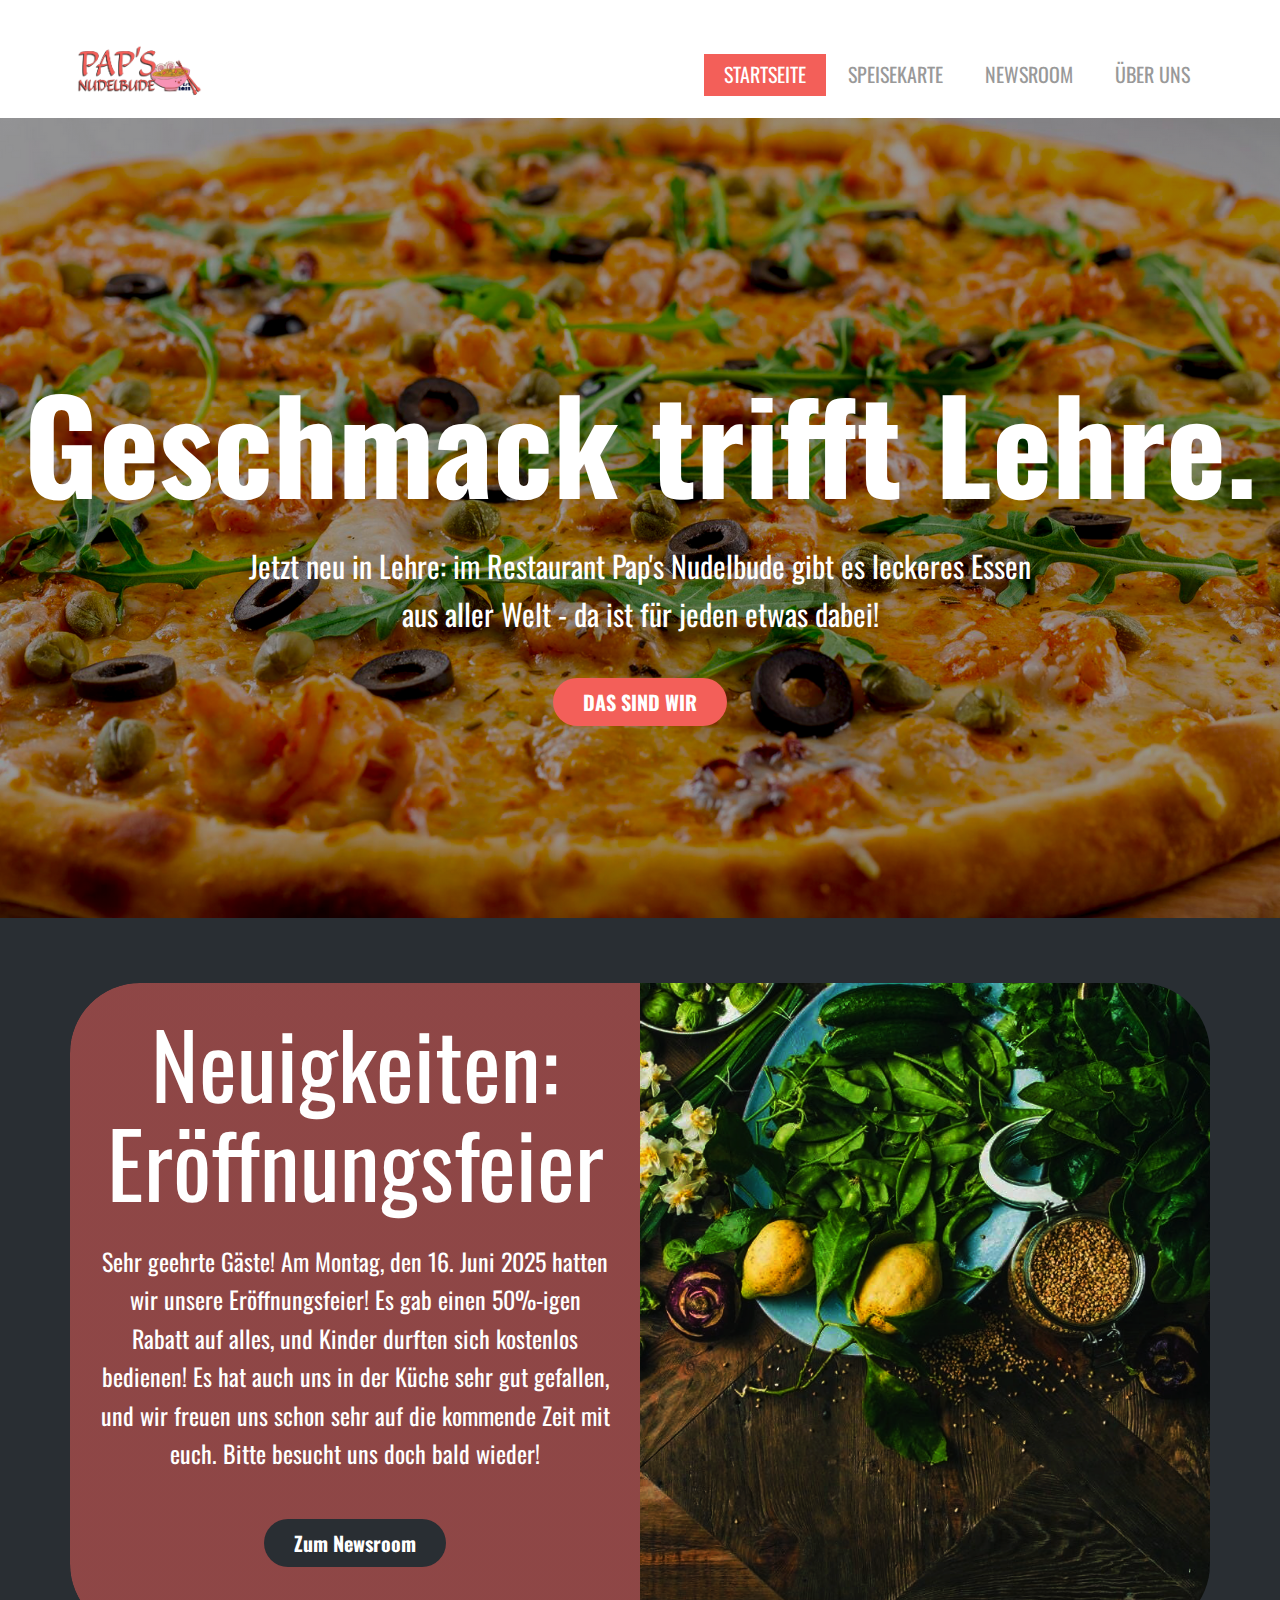
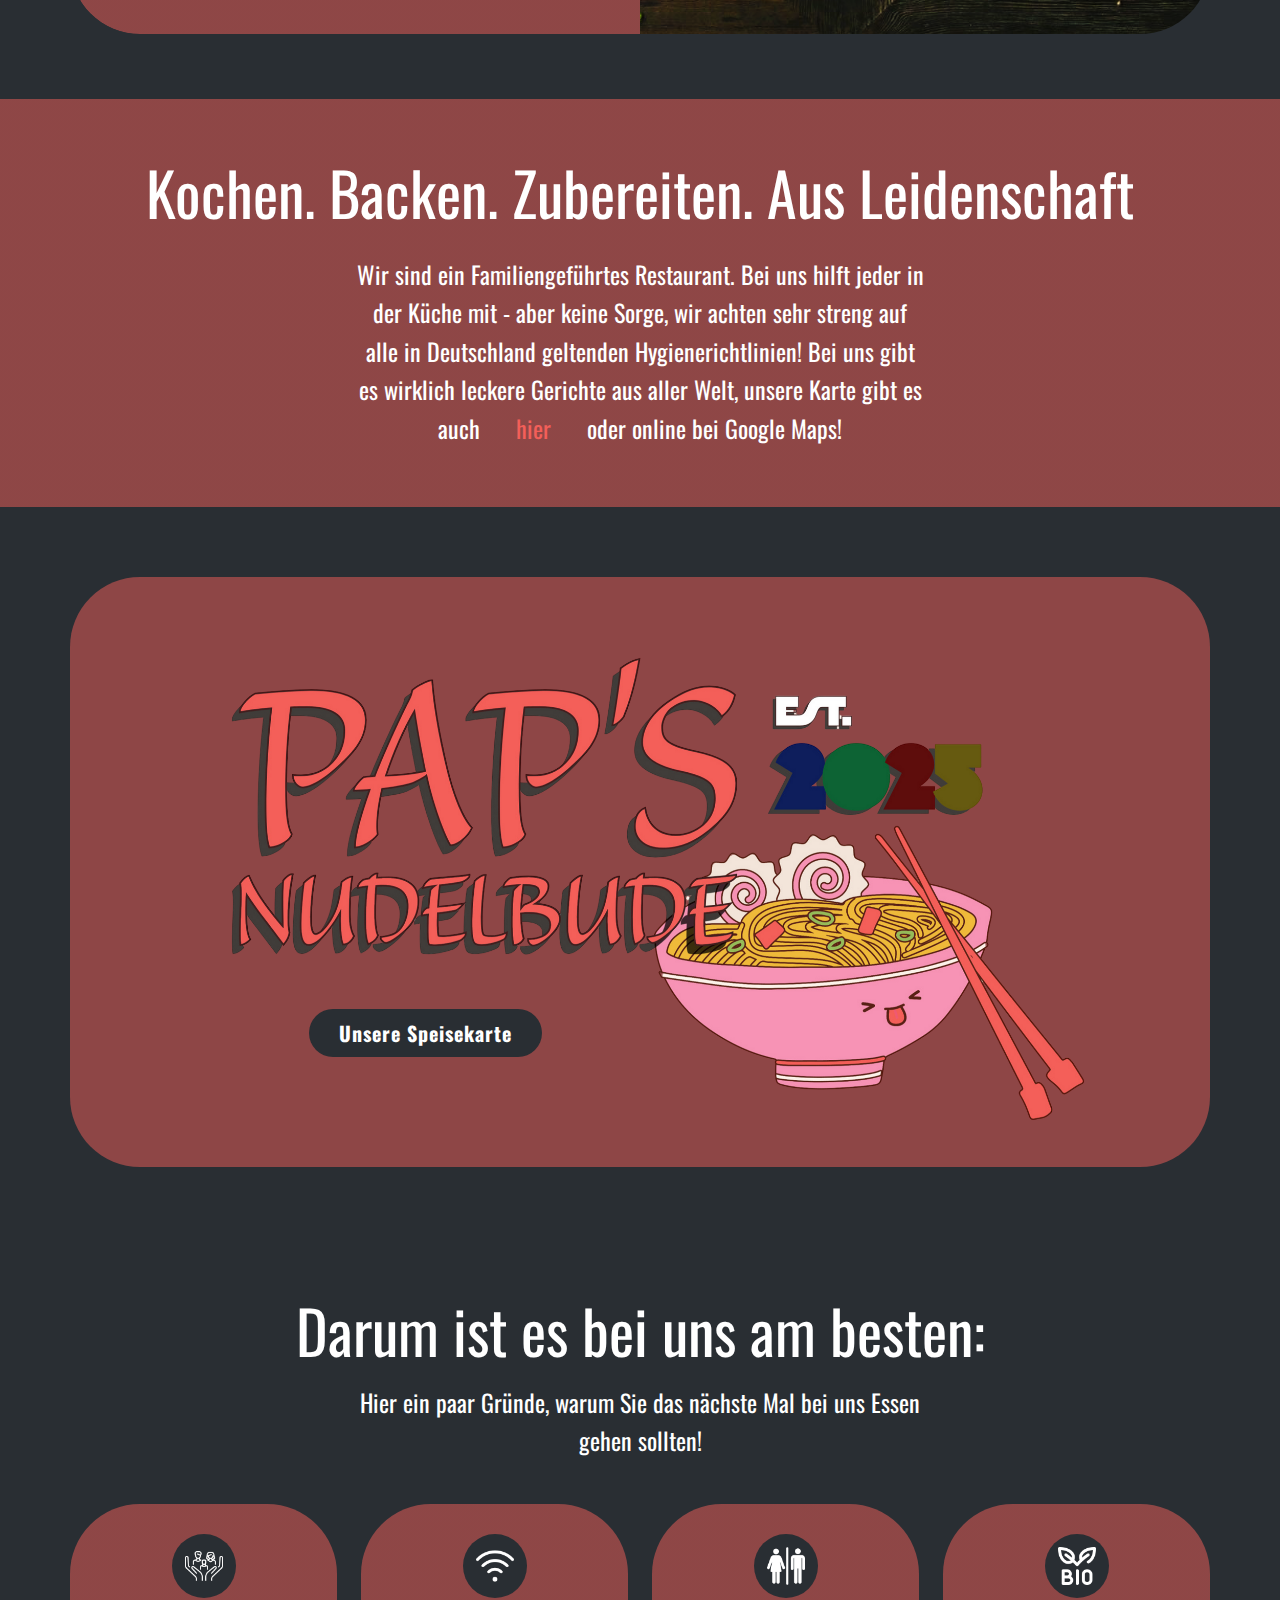
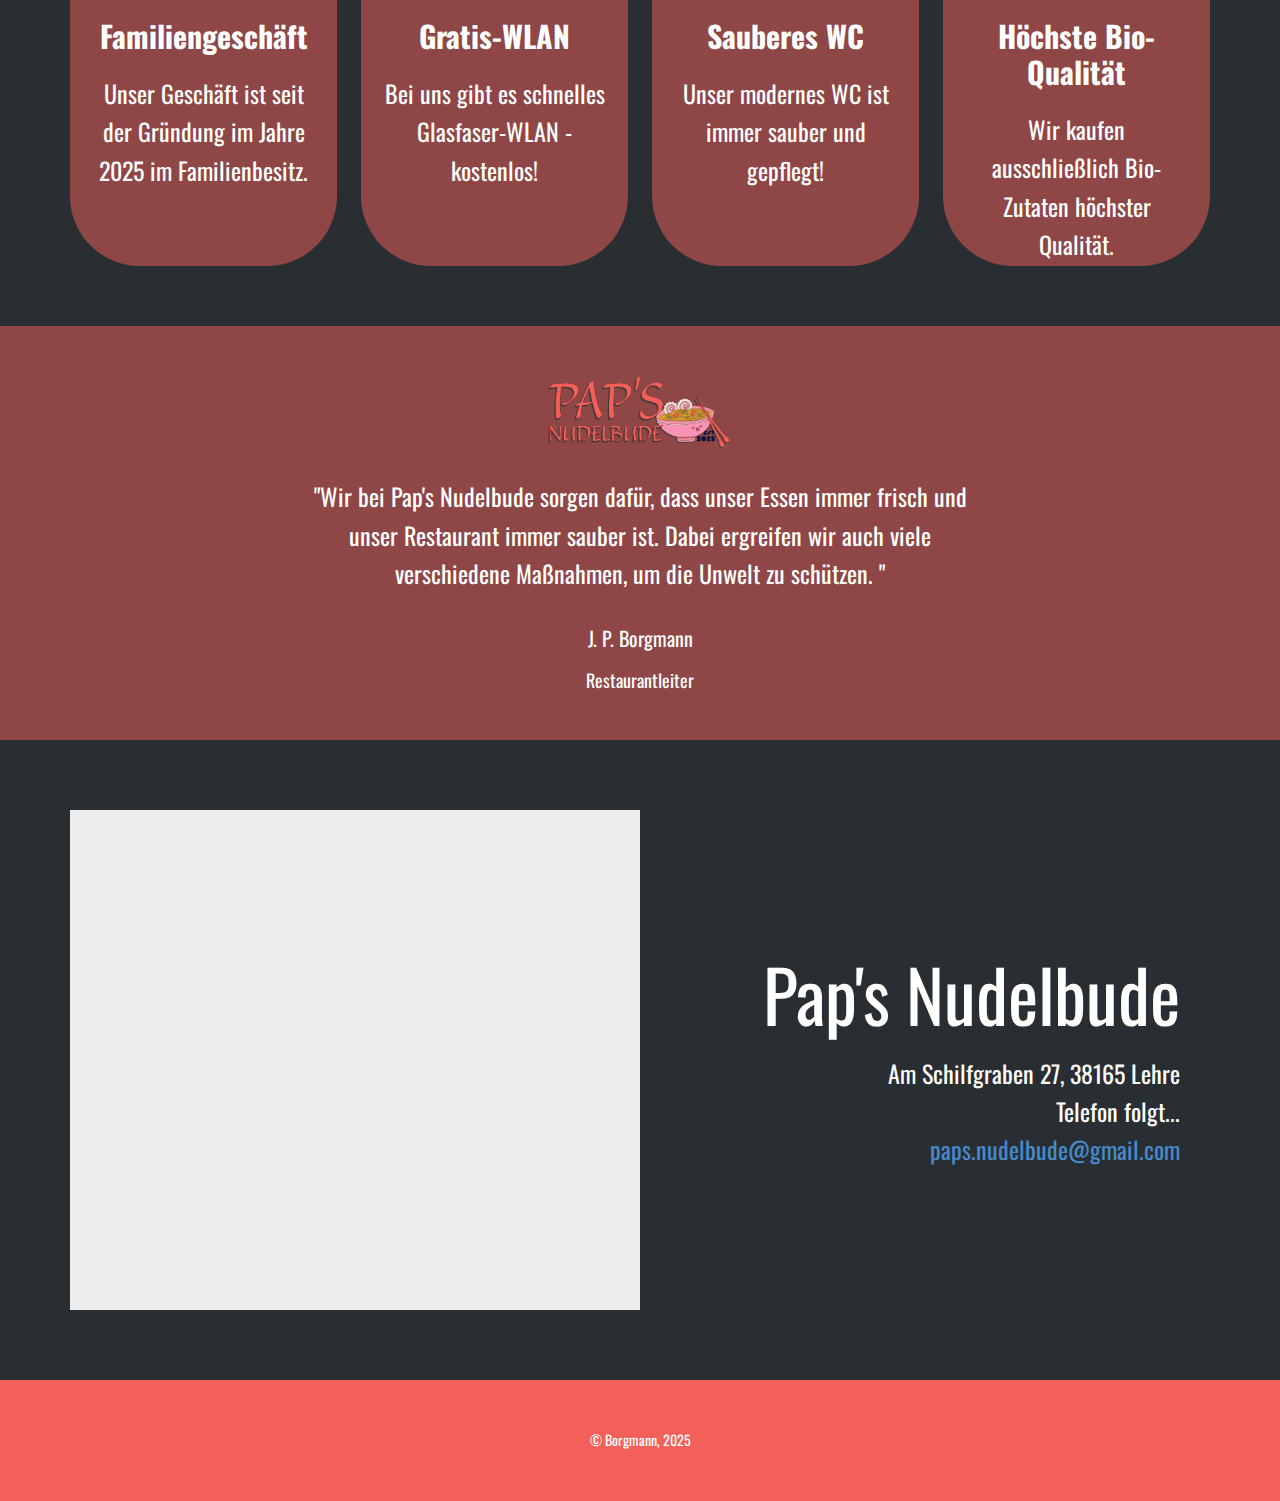
<file: index.html>
<!DOCTYPE html>
<html style="font-size: 16px;" lang="de-DE"><head>
    <meta name="viewport" content="width=device-width, initial-scale=1.0">
    <meta charset="utf-8">
    <meta name="keywords" content="INTUITIV, Ihr Design ist Ihre Leidenschaft, Hauptmerkmale, Preisplan, Empire State Building">
    <meta name="description" content="">
    <title>Startseite</title>
    <link rel="stylesheet" href="nicepage.css" media="screen">
<link rel="stylesheet" href="index.css" media="screen">
    <script class="u-script" type="text/javascript" src="jquery.js" defer=""></script>
    <script class="u-script" type="text/javascript" src="nicepage.js" defer=""></script>
    <meta name="generator" content="Nicepage 7.9.4, nicepage.com">
    <link rel="icon" href="images/favicon.ico">
    
    
    
    
    
    
    
    
    
    
    <link id="u-theme-google-font" rel="stylesheet" href="https://fonts.googleapis.com/css?family=Oswald:200,300,400,500,600,700|Open+Sans:300,300i,400,400i,500,500i,600,600i,700,700i,800,800i">
    <link id="u-page-google-font" rel="stylesheet" href="https://fonts.googleapis.com/css?family=Oswald:200,300,400,500,600,700">
    <link id="u-header-footer-google-font" rel="stylesheet" href="https://fonts.googleapis.com/css?family=Oswald:200,300,400,500,600,700">
    <script type="application/ld+json">{
		"@context": "http://schema.org",
		"@type": "Organization",
		"name": "Paps Nudelbude",
		"logo": "images/PN_logo_quadrat_schatten_trans_HD.png"
}</script>
    <meta name="theme-color" content="#478ac9">
    <meta property="og:title" content="Startseite">
    <meta property="og:description" content="">
    <meta property="og:type" content="website">
  <script>
    function gdprConfirmed() {
        return true;
    }
    if (gdprConfirmed()) {
    document.write("\
    \
    <!-- Google Analytics -->\
    <gascript async src=\"https://www.googletagmanager.com/gtag/js?id=G-3N7P1C0NLV\"></gascript>\
    <gascript>\
        window.dataLayer = window.dataLayer || [];\
        function gtag(){dataLayer.push(arguments);}\
        gtag('js', new Date());\
        gtag('config', 'G-3N7P1C0NLV');\
    </gascript>\
    <!-- End Google Analytics -->\
    ".replace(/gascript/g, 'script'));
    }
    </script><meta data-intl-tel-input-cdn-path="intlTelInput/"></head>
  <body data-home-page="Startseite.html" data-home-page-title="Startseite" data-path-to-root="./" data-include-products="false" class="u-body u-xl-mode" data-lang="de"><header class="u-clearfix u-header u-white u-header" id="header"><div class="u-clearfix u-sheet u-valign-middle-lg u-valign-middle-md u-valign-middle-sm u-valign-middle-xs u-sheet-1">
        <a href="#" class="u-image u-logo u-image-1" data-image-width="1273" data-image-height="1273">
          <img src="images/PN_logo_quadrat_schatten_trans_HD.png" class="u-logo-image u-logo-image-1">
        </a>
        <nav class="u-menu u-menu-one-level u-offcanvas u-menu-1" role="navigation">
          <div class="menu-collapse u-custom-font u-font-oswald" style="font-size: 1.25rem; letter-spacing: 0px; text-transform: uppercase;">
            <a class="u-button-style u-custom-active-border-color u-custom-active-color u-custom-border u-custom-border-color u-custom-borders u-custom-hover-border-color u-custom-hover-color u-custom-left-right-menu-spacing u-custom-padding-bottom u-custom-text-active-color u-custom-text-color u-custom-text-decoration u-custom-text-hover-color u-custom-top-bottom-menu-spacing u-hamburger-link u-nav-link u-text-active-palette-1-base u-text-hover-palette-2-base" href="#" tabindex="-1" aria-label="Open menu" aria-controls="ca77">
              <svg class="u-svg-link" viewBox="0 0 24 24"><use xlink:href="#menu-hamburger"></use></svg>
              <svg class="u-svg-content" version="1.1" id="menu-hamburger" viewBox="0 0 16 16" x="0px" y="0px" xmlns:xlink="http://www.w3.org/1999/xlink" xmlns="http://www.w3.org/2000/svg"><g><rect y="1" width="16" height="2"></rect><rect y="7" width="16" height="2"></rect><rect y="13" width="16" height="2"></rect>
</g></svg>
            </a>
          </div>
          <div class="u-custom-menu u-nav-container">
            <ul role="menubar" class="u-custom-font u-font-oswald u-nav u-spacing-2 u-unstyled u-nav-1"><li role="none" class="u-nav-item"><a role="menuitem" class="u-active-custom-color-1 u-border-2 u-border-active-custom-color-1 u-border-hover-custom-color-1 u-border-no-left u-border-no-right u-border-no-top u-button-style u-hover-custom-color-3 u-nav-link u-text-active-white u-text-grey-40 u-text-hover-white" href="./" style="padding: 10px 20px;">Startseite</a>
</li><li role="none" class="u-nav-item"><a role="menuitem" class="u-active-custom-color-1 u-border-2 u-border-active-custom-color-1 u-border-hover-custom-color-1 u-border-no-left u-border-no-right u-border-no-top u-button-style u-hover-custom-color-3 u-nav-link u-text-active-white u-text-grey-40 u-text-hover-white" href="Speisekarte.html" style="padding: 10px 20px;">Speisekarte</a>
</li><li role="none" class="u-nav-item"><a role="menuitem" class="u-active-custom-color-1 u-border-2 u-border-active-custom-color-1 u-border-hover-custom-color-1 u-border-no-left u-border-no-right u-border-no-top u-button-style u-hover-custom-color-3 u-nav-link u-text-active-white u-text-grey-40 u-text-hover-white" href="Newsroom.html" style="padding: 10px 20px;">Newsroom</a>
</li><li role="none" class="u-nav-item"><a role="menuitem" class="u-active-custom-color-1 u-border-2 u-border-active-custom-color-1 u-border-hover-custom-color-1 u-border-no-left u-border-no-right u-border-no-top u-button-style u-hover-custom-color-3 u-nav-link u-text-active-white u-text-grey-40 u-text-hover-white" href="Über-uns.html" style="padding: 10px 20px;">Über uns</a>
</li></ul>
          </div>
          <div class="u-custom-menu u-nav-container-collapse" id="ca77" role="region" aria-label="Menu panel">
            <div class="u-black u-container-style u-inner-container-layout u-opacity u-opacity-95 u-sidenav">
              <div class="u-inner-container-layout u-sidenav-overflow">
                <div class="u-menu-close" tabindex="-1" aria-label="Close menu"></div>
                <ul class="u-align-center u-nav u-popupmenu-items u-unstyled u-nav-2" role="menubar"><li role="none" class="u-nav-item"><a role="menuitem" class="u-button-style u-nav-link" href="./">Startseite</a>
</li><li role="none" class="u-nav-item"><a role="menuitem" class="u-button-style u-nav-link" href="Speisekarte.html">Speisekarte</a>
</li><li role="none" class="u-nav-item"><a role="menuitem" class="u-button-style u-nav-link" href="Newsroom.html">Newsroom</a>
</li><li role="none" class="u-nav-item"><a role="menuitem" class="u-button-style u-nav-link" href="Über-uns.html">Über uns</a>
</li></ul>
              </div>
            </div>
            <div class="u-black u-menu-overlay u-opacity u-opacity-70"></div>
          </div>
        </nav>
      </div></header>
    <section class="u-align-center u-clearfix u-container-align-center u-image u-shading u-section-1" src="" id="sec-f2b1" data-image-width="2048" data-image-height="1152">
      <div class="u-clearfix u-sheet u-valign-middle-lg u-valign-middle-md u-valign-middle-sm u-valign-middle-xs u-sheet-1">
        <h1 class="u-align-center u-custom-font u-font-oswald u-text u-title u-text-1">Geschmack trifft Lehre.<br>
        </h1>
        <p class="u-align-center u-custom-font u-font-oswald u-large-text u-text u-text-variant u-text-2">Jetzt neu in Lehre: im Restaurant Pap's Nudelbude gibt es leckeres Essen aus aller Welt - da ist für jeden etwas dabei!</p>
        <a href="Über-uns.html" data-page-id="179759684" class="u-active-custom-color-3 u-align-center u-border-none u-btn u-btn-round u-button-style u-custom-color-1 u-custom-font u-font-oswald u-hover-palette-1-dark-3 u-radius u-btn-1" title="Über uns">Das sind wir </a>
      </div>
    </section>
    <section class="u-clearfix u-palette-1-dark-3 u-section-2" id="sec-b544">
      <div class="u-clearfix u-sheet u-valign-middle u-sheet-1">
        <div class="data-layout-selected u-clearfix u-expanded-width u-gutter-0 u-layout-wrap u-layout-wrap-1">
          <div class="u-gutter-0 u-layout">
            <div class="u-layout-row">
              <div class="u-align-center u-container-align-center u-container-style u-layout-cell u-radius u-shading u-shape-round u-size-30 u-layout-cell-1">
                <div class="u-container-layout u-valign-middle-lg u-valign-middle-md u-valign-middle-sm u-valign-top-xs u-container-layout-1">
                  <h2 class="u-custom-font u-font-oswald u-text u-text-1">Neuigkeiten: Eröffnungsfeier </h2>
                  <p class="u-custom-font u-font-oswald u-text u-text-2">Sehr geehrte Gäste! Am Montag, den 16. Juni 2025 hatten wir unsere Eröffnungsfeier! Es gab einen 50%-igen Rabatt auf alles, und Kinder durften sich kostenlos bedienen! Es hat auch uns in der Küche sehr gut​​ gefallen, und wir freuen uns schon sehr auf die kommende Zeit mit euch. Bitte besucht uns doch bald wieder! </p>
                  <a href="Newsroom.html" data-page-id="362202948" class="u-active-custom-color-3 u-border-none u-btn u-btn-round u-button-style u-custom-font u-font-oswald u-hover-custom-color-1 u-palette-1-dark-3 u-radius u-btn-1" title="Newsroom">Zum Newsroom </a>
                </div>
              </div>
              <div class="u-align-left u-container-align-left u-container-style u-image u-image-round u-layout-cell u-radius u-size-30 u-image-1" data-image-width="1600" data-image-height="828">
                <div class="u-container-layout u-valign-middle u-container-layout-2" src=""></div>
              </div>
            </div>
          </div>
        </div>
      </div>
    </section>
    <section class="u-align-left u-clearfix u-color-scheme-summer-time u-color-style-multicolor-1 u-container-align-left u-shading u-section-3" id="sec-747b">
      <div class="u-clearfix u-sheet u-sheet-1">
        <h2 class="u-align-center u-custom-font u-font-oswald u-text u-text-default u-text-1">Kochen. Backen. Zubereiten. Aus Leidenschaft</h2>
        <p class="u-align-center u-custom-font u-font-oswald u-large-text u-text u-text-variant u-text-2">Wir sind ein Familiengeführtes Restaurant. Bei uns hilft jeder in der Küche mit - aber keine Sorge, wir achten sehr streng auf alle in Deutschland geltenden Hygienerichtlinien! Bei uns gibt es wirklich leckere Gerichte aus aller Welt, unsere Karte gibt es auch <a href="Speisekarte.html" data-page-id="68700707" class="u-active-none u-border-none u-btn u-button-link u-button-style u-hover-none u-none u-text-active-white u-text-custom-color-1 u-text-hover-custom-color-7 u-btn-1" title="Speisekarte">hier </a>oder online bei Google Maps!
        </p>
      </div>
    </section>
    <section class="u-clearfix u-palette-1-dark-3 u-section-4" id="carousel_3b1e">
      <div class="u-clearfix u-sheet u-valign-middle-lg u-valign-middle-sm u-valign-middle-xl u-valign-middle-xs u-sheet-1">
        <div class="u-container-style u-custom-color-3 u-expanded-width u-group u-radius u-shape-round u-group-1">
          <div class="u-container-layout u-valign-bottom-lg u-valign-bottom-sm u-valign-bottom-xs u-valign-middle-md u-container-layout-1">
            <img class="u-expanded-width u-image u-image-contain u-image-round u-radius u-image-1" src="images/PN_logo_widescreen_schatten_trans_HD.png" alt="" data-image-width="2458" data-image-height="1326">
            <a href="Speisekarte.html" class="u-active-custom-color-3 u-border-none u-btn u-btn-round u-button-style u-custom-font u-font-oswald u-hover-custom-color-1 u-palette-1-dark-3 u-radius u-btn-1">Unsere Speisekarte </a>
          </div>
        </div>
      </div>
    </section>
    <section class="u-align-center u-clearfix u-container-align-center u-shading u-section-5" id="sec-b8fc">
      <div class="u-clearfix u-sheet u-valign-middle-lg u-valign-middle-sm u-valign-middle-xs u-sheet-1">
        <h2 class="u-align-center u-custom-font u-font-oswald u-text u-text-default u-text-1">Darum ist es bei uns am besten:</h2>
        <p class="u-align-center u-custom-font u-font-oswald u-text u-text-2">Hier ein paar Gründe, warum Sie das nächste Mal bei uns Essen gehen sollten!</p>
        <div class="u-expanded-width u-list u-list-1">
          <div class="u-repeater u-repeater-1">
            <div class="u-align-center u-container-align-center u-container-style u-list-item u-radius u-repeater-item u-shading u-shape-round u-video-cover u-list-item-1">
              <div class="u-container-layout u-similar-container u-container-layout-1"><span class="u-align-center u-file-icon u-icon u-icon-circle u-palette-1-dark-3 u-text-white u-icon-1"><img src="images/7681140-34e31886.png" alt=""></span>
                <h4 class="u-align-center u-custom-font u-font-oswald u-text u-text-default u-text-3">Familiengeschäft</h4>
                <p class="u-align-center u-custom-font u-font-oswald u-text u-text-4">Unser Geschäft ist seit der Gründun​​​g im Jahre 2025 im Familienbesitz.</p>
              </div>
            </div>
            <div class="u-align-center u-container-align-center u-container-style u-list-item u-radius u-repeater-item u-shading u-shape-round u-video-cover u-list-item-2">
              <div class="u-container-layout u-similar-container u-container-layout-2"><span class="u-align-center u-file-icon u-icon u-icon-circle u-palette-1-dark-3 u-text-white u-icon-2"><img src="images/748151-02b50f28.png" alt=""></span>
                <h4 class="u-align-center u-custom-font u-font-oswald u-text u-text-default u-text-5">Gratis-WLAN</h4>
                <p class="u-align-center u-custom-font u-font-oswald u-text u-text-6">Bei uns gibt es schnelles Glasfaser-WLAN - kostenlos!</p>
              </div>
            </div>
            <div class="u-align-center u-container-align-center u-container-style u-list-item u-radius u-repeater-item u-shading u-shape-round u-video-cover u-list-item-3">
              <div class="u-container-layout u-similar-container u-container-layout-3"><span class="u-align-center u-file-icon u-icon u-icon-circle u-palette-1-dark-3 u-text-white u-icon-3"><img src="images/2274172-8e468009.png" alt=""></span>
                <h4 class="u-align-center u-custom-font u-font-oswald u-text u-text-default u-text-7">Sauberes WC</h4>
                <p class="u-align-center u-custom-font u-font-oswald u-text u-text-8">Unser modernes&nbsp;WC ist immer sauber und gepflegt!</p>
              </div>
            </div>
            <div class="u-align-center u-container-align-center u-container-style u-list-item u-radius u-repeater-item u-shading u-shape-round u-video-cover u-list-item-4">
              <div class="u-container-layout u-similar-container u-container-layout-4"><span class="u-align-center u-file-icon u-icon u-icon-circle u-palette-1-dark-3 u-text-white u-icon-4"><img src="images/2524009-547aef6d.png" alt=""></span>
                <h4 class="u-align-center u-custom-font u-font-oswald u-text u-text-default u-text-9">Höchste Bio-Qualität</h4>
                <p class="u-align-center u-custom-font u-font-oswald u-text u-text-10">Wir kaufen ausschließlich Bio-Zutaten höchster Qualität.</p>
              </div>
            </div>
          </div>
        </div>
      </div>
    </section>
    <section class="u-align-center u-clearfix u-container-align-center u-shading u-section-6" src="" data-image-width="400" data-image-height="265" id="sec-8852">
      <div class="u-clearfix u-sheet u-valign-middle-lg u-valign-middle-md u-valign-middle-sm u-valign-middle-xs u-sheet-1">
        <div alt="" class="u-image u-image-circle u-image-1" src="" data-image-width="1273" data-image-height="1273"></div>
        <p class="u-align-center u-custom-font u-font-oswald u-text u-text-1">"Wir bei Pap's Nudelbude sorgen dafür, dass unser Essen immer frisch und unser Restaurant immer sauber ist. Dabei ergreifen wir auch viele verschiedene Maßnahmen, um die Unwelt zu schützen. "</p>
        <h5 class="u-align-center u-custom-font u-font-oswald u-text u-text-2">J. P. Borgmann </h5>
        <h6 class="u-align-center u-custom-font u-font-oswald u-text u-text-3">Restaurantleiter</h6>
      </div>
    </section>
    <section class="u-clearfix u-palette-1-dark-3 u-section-7" id="sec-59a5">
      <div class="u-clearfix u-sheet u-valign-middle u-sheet-1">
        <div class="data-layout-selected u-clearfix u-expanded-width u-layout-wrap u-layout-wrap-1">
          <div class="u-layout">
            <div class="u-layout-row">
              <div class="u-container-style u-layout-cell u-right-cell u-size-30 u-layout-cell-1">
                <div class="u-container-layout u-valign-bottom-lg u-valign-bottom-md u-valign-bottom-sm u-valign-bottom-xs u-container-layout-1">
                  <div class="u-absolute-hcenter u-expanded u-grey-light-2 u-map">
                    <div class="embed-responsive">
                      <iframe class="embed-responsive-item" src="https://maps.google.com/maps?output=embed&amp;q=Pap's%20Nudelbude%2C%20Am%20Schilfgraben%2027%2C%2038165%20Lehre&amp;z=15&amp;t=m" data-map="[base64]"></iframe>
                    </div>
                  </div>
                </div>
              </div>
              <div class="u-align-right u-container-align-left u-container-align-right u-container-style u-layout-cell u-left-cell u-size-30 u-layout-cell-2">
                <div class="u-container-layout u-valign-middle-sm u-valign-middle-xs u-container-layout-2">
                  <h2 class="u-custom-font u-font-oswald u-text u-text-1">Pap's Nudelbude</h2>
                  <p class="u-custom-font u-font-oswald u-text u-text-2">Am Schilfgraben 27, 38165 Lehre<br>Telefon folgt...
                  </p>
                  <p class="u-custom-font u-font-oswald u-text u-text-3">
                    <a class="u-active-none u-border-none u-btn u-button-link u-button-style u-hover-none u-none u-text-palette-1-base u-btn-1" href="mailto:paps.nudelbude@gmail.com">paps.nudelbude@gmail.com</a>
                  </p>
                </div>
              </div>
            </div>
          </div>
        </div>
      </div>
    </section>
    
    
    
    
    <footer class="u-align-center u-clearfix u-container-align-center u-custom-color-1 u-footer u-footer" id="footer"><div class="u-clearfix u-sheet u-valign-middle u-sheet-1">
        <p class="u-custom-font u-font-oswald u-small-text u-text u-text-variant u-text-1">© Borgmann, 2025<br>
        </p>
      </div></footer>
  
</body></html>
</file>
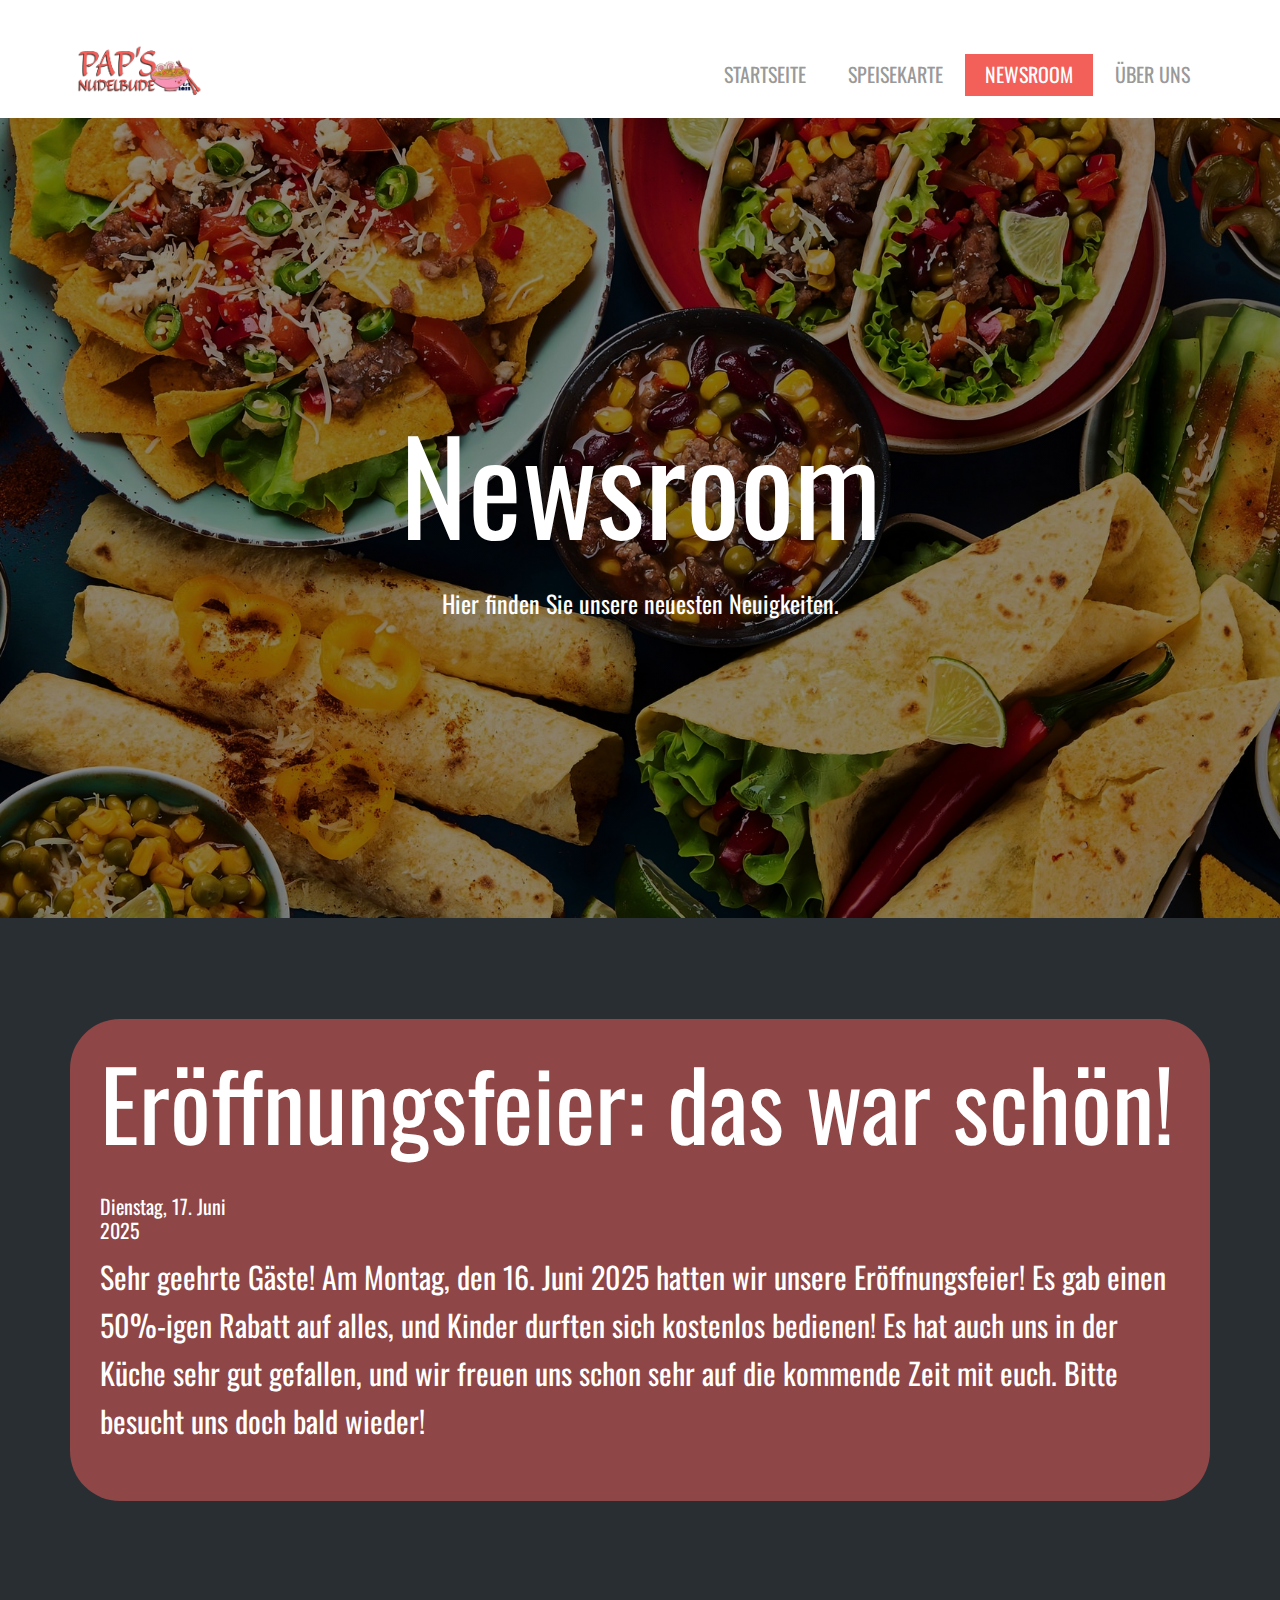
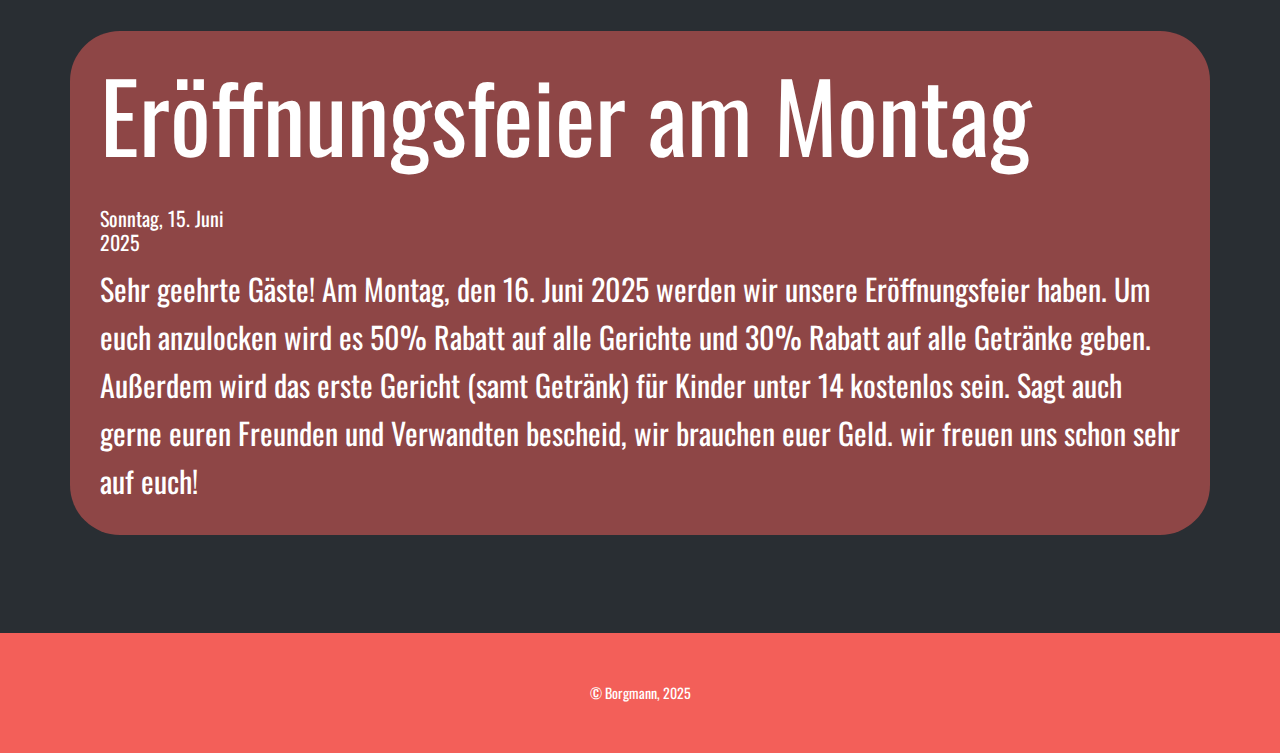
<file: Newsroom.html>
<!DOCTYPE html>
<html style="font-size: 16px;" lang="de"><head>
    <link rel="icon" href="images/favicon.ico" type="image/x-icon">
    <link rel="shortcut icon" href="favicon.ico" type="image/x-icon">
    <meta name="viewport" content="width=device-width, initial-scale=1.0">
    <meta charset="utf-8">
    <meta name="keywords" content="Über uns">
    <meta name="description" content="">
    <title>Pap's Nudelbude - Newsroom</title>
    <link rel="stylesheet" href="nicepage.css" media="screen">
<link rel="stylesheet" href="Newsroom.css" media="screen">
    <script class="u-script" type="text/javascript" src="jquery.js" defer=""></script>
    <script class="u-script" type="text/javascript" src="nicepage.js" defer=""></script>
    <meta name="generator" content="Nicepage 7.9.4, nicepage.com">
    
    
    
    
    
    
    <link id="u-theme-google-font" rel="stylesheet" href="https://fonts.googleapis.com/css?family=Roboto:100,100i,300,300i,400,400i,500,500i,700,700i,900,900i|Open+Sans:300,300i,400,400i,500,500i,600,600i,700,700i,800,800i">
    <link id="u-page-google-font" rel="stylesheet" href="https://fonts.googleapis.com/css?family=Oswald:200,300,400,500,600,700">
    <link id="u-header-footer-google-font" rel="stylesheet" href="https://fonts.googleapis.com/css?family=Oswald:200,300,400,500,600,700">
    <script type="application/ld+json">{
		"@context": "http://schema.org",
		"@type": "Organization",
		"name": "Paps Nudelbude",
		"logo": "images/PN_logo_quadrat_schatten_trans_HD.png"
}</script>
    <meta name="theme-color" content="#478ac9">
    <meta property="og:title" content="Newsroom">
    <meta property="og:description" content="">
    <meta property="og:type" content="website">
  <meta data-intl-tel-input-cdn-path="intlTelInput/"></head>
  <body data-path-to-root="./" data-include-products="false" class="u-body u-xl-mode" data-lang="de"><header class="u-clearfix u-header u-white u-header" id="header"><div class="u-clearfix u-sheet u-valign-middle-lg u-valign-middle-md u-valign-middle-sm u-valign-middle-xs u-sheet-1">
        <a href="#" class="u-image u-logo u-image-1" data-image-width="1273" data-image-height="1273">
          <img src="images/PN_logo_quadrat_schatten_trans_HD.png" class="u-logo-image u-logo-image-1">
        </a>
        <nav class="u-menu u-menu-one-level u-offcanvas u-menu-1" role="navigation">
          <div class="menu-collapse u-custom-font u-font-oswald" style="font-size: 1.25rem; letter-spacing: 0px; text-transform: uppercase;">
            <a class="u-button-style u-custom-active-border-color u-custom-active-color u-custom-border u-custom-border-color u-custom-borders u-custom-hover-border-color u-custom-hover-color u-custom-left-right-menu-spacing u-custom-padding-bottom u-custom-text-active-color u-custom-text-color u-custom-text-decoration u-custom-text-hover-color u-custom-top-bottom-menu-spacing u-hamburger-link u-nav-link u-text-active-palette-1-base u-text-hover-palette-2-base" href="#" tabindex="-1" aria-label="Open menu" aria-controls="ca77">
              <svg class="u-svg-link" viewBox="0 0 24 24"><use xlink:href="#menu-hamburger"></use></svg>
              <svg class="u-svg-content" version="1.1" id="menu-hamburger" viewBox="0 0 16 16" x="0px" y="0px" xmlns:xlink="http://www.w3.org/1999/xlink" xmlns="http://www.w3.org/2000/svg"><g><rect y="1" width="16" height="2"></rect><rect y="7" width="16" height="2"></rect><rect y="13" width="16" height="2"></rect>
</g></svg>
            </a>
          </div>
          <div class="u-custom-menu u-nav-container">
            <ul role="menubar" class="u-custom-font u-font-oswald u-nav u-spacing-2 u-unstyled u-nav-1"><li role="none" class="u-nav-item"><a role="menuitem" class="u-active-custom-color-1 u-border-2 u-border-active-custom-color-1 u-border-hover-custom-color-1 u-border-no-left u-border-no-right u-border-no-top u-button-style u-hover-custom-color-3 u-nav-link u-text-active-white u-text-grey-40 u-text-hover-white" href="./" style="padding: 10px 20px;">Startseite</a>
</li><li role="none" class="u-nav-item"><a role="menuitem" class="u-active-custom-color-1 u-border-2 u-border-active-custom-color-1 u-border-hover-custom-color-1 u-border-no-left u-border-no-right u-border-no-top u-button-style u-hover-custom-color-3 u-nav-link u-text-active-white u-text-grey-40 u-text-hover-white" href="Speisekarte.html" style="padding: 10px 20px;">Speisekarte</a>
</li><li role="none" class="u-nav-item"><a role="menuitem" class="u-active-custom-color-1 u-border-2 u-border-active-custom-color-1 u-border-hover-custom-color-1 u-border-no-left u-border-no-right u-border-no-top u-button-style u-hover-custom-color-3 u-nav-link u-text-active-white u-text-grey-40 u-text-hover-white" href="Newsroom.html" style="padding: 10px 20px;">Newsroom</a>
</li><li role="none" class="u-nav-item"><a role="menuitem" class="u-active-custom-color-1 u-border-2 u-border-active-custom-color-1 u-border-hover-custom-color-1 u-border-no-left u-border-no-right u-border-no-top u-button-style u-hover-custom-color-3 u-nav-link u-text-active-white u-text-grey-40 u-text-hover-white" href="Über-uns.html" style="padding: 10px 20px;">Über uns</a>
</li></ul>
          </div>
          <div class="u-custom-menu u-nav-container-collapse" id="ca77" role="region" aria-label="Menu panel">
            <div class="u-black u-container-style u-inner-container-layout u-opacity u-opacity-95 u-sidenav">
              <div class="u-inner-container-layout u-sidenav-overflow">
                <div class="u-menu-close" tabindex="-1" aria-label="Close menu"></div>
                <ul class="u-align-center u-nav u-popupmenu-items u-unstyled u-nav-2" role="menubar"><li role="none" class="u-nav-item"><a role="menuitem" class="u-button-style u-nav-link" href="./">Startseite</a>
</li><li role="none" class="u-nav-item"><a role="menuitem" class="u-button-style u-nav-link" href="Speisekarte.html">Speisekarte</a>
</li><li role="none" class="u-nav-item"><a role="menuitem" class="u-button-style u-nav-link" href="Newsroom.html">Newsroom</a>
</li><li role="none" class="u-nav-item"><a role="menuitem" class="u-button-style u-nav-link" href="Über-uns.html">Über uns</a>
</li></ul>
              </div>
            </div>
            <div class="u-black u-menu-overlay u-opacity u-opacity-70"></div>
          </div>
        </nav>
      </div></header>
    <section class="u-align-center u-clearfix u-container-align-center u-image u-shading u-section-1" id="block-4" data-image-width="3840" data-image-height="2160">
      <div class="u-clearfix u-sheet u-valign-middle-lg u-valign-middle-md u-valign-middle-sm u-valign-middle-xs u-sheet-1">
        <h1 class="u-align-center u-custom-font u-font-oswald u-text u-text-default u-title u-text-1">Newsroom</h1>
        <p class="u-align-center u-custom-font u-font-oswald u-large-text u-text u-text-variant u-text-2">Hier finden Sie unsere neuesten Neuigkeiten. </p>
      </div>
    </section>
    <section class="u-clearfix u-palette-1-dark-3 u-section-2" id="block-3">
      <div class="u-clearfix u-sheet u-valign-middle u-sheet-1">
        <div class="u-container-style u-custom-color-3 u-expanded-width u-group u-radius u-shape-round u-group-1">
          <div class="u-container-layout u-container-layout-1">
            <h1 class="u-custom-font u-font-oswald u-text u-text-default u-text-1"> Eröffnungsfeier: das war schön!</h1>
            <h5 class="u-custom-font u-font-oswald u-text u-text-2">Dienstag, 17. Juni 2025 </h5>
            <p class="u-custom-font u-font-oswald u-text u-text-3"> Sehr geehrte Gäste! Am Montag, den 16. Juni 2025 hatten wir unsere Eröffnungsfeier! Es gab einen 50%-igen Rabatt auf alles, und Kinder durften sich kostenlos bedienen! Es hat auch uns in der Küche sehr gut gefallen, und wir freuen uns schon sehr auf die kommende Zeit mit euch. Bitte besucht uns doch bald wieder!</p>
          </div>
        </div>
      </div>
    </section>
    <section class="u-clearfix u-palette-1-dark-3 u-section-3" id="sec-915d">
      <div class="u-clearfix u-sheet u-valign-middle-lg u-valign-middle-md u-valign-middle-sm u-valign-middle-xs u-sheet-1">
        <div class="u-container-style u-custom-color-3 u-expanded-width u-group u-radius u-shape-round u-group-1">
          <div class="u-container-layout u-container-layout-1">
            <h1 class="u-custom-font u-font-oswald u-text u-text-default u-text-1"> Eröffnungsfeier am Montag</h1>
            <h5 class="u-custom-font u-font-oswald u-text u-text-2">Sonntag, 15. Juni 2025 </h5>
            <p class="u-custom-font u-font-oswald u-text u-text-3"> Sehr geehrte Gäste! Am Montag, den 16. Juni 2025 werden wir unsere Eröffnungsfeier haben. Um euch anzulocken wird es 50% Rabatt auf alle Gerichte und 30% Rabatt auf alle Getränke geben. Außerdem wird das erste Gericht (samt Getränk) für Kinder unter 14 kostenlos sein. Sagt auch gerne euren Freunden und Verwandten bescheid, wir brauchen euer Geld. wir freuen uns schon sehr auf euch!</p>
          </div>
        </div>
      </div>
    </section>
    
    
    
    
    <footer class="u-align-center u-clearfix u-container-align-center u-custom-color-1 u-footer u-footer" id="footer"><div class="u-clearfix u-sheet u-valign-middle u-sheet-1">
        <p class="u-custom-font u-font-oswald u-small-text u-text u-text-variant u-text-1">© Borgmann, 2025<br>
        </p>
      </div></footer>
</body></html>
</file>
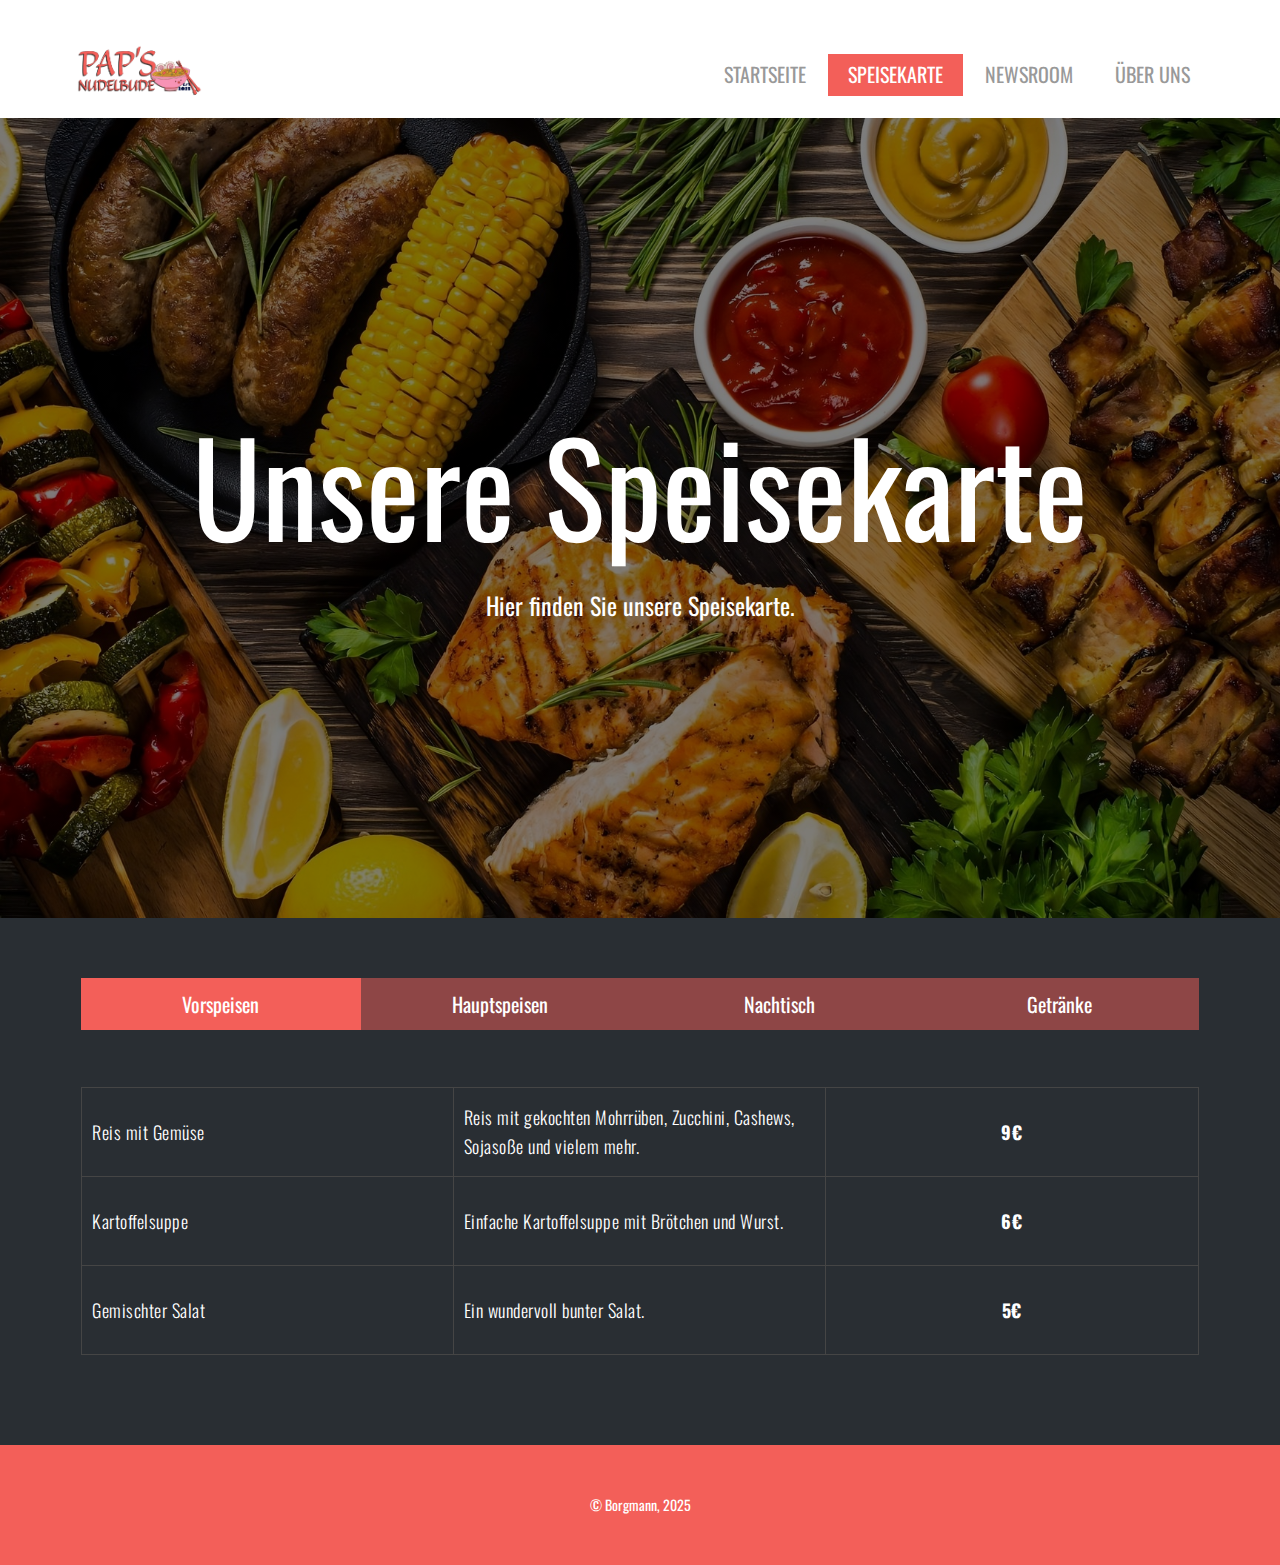
<file: Speisekarte.html>
<!DOCTYPE html>
<html style="font-size: 16px;" lang="de-DE"><head>
    <meta name="viewport" content="width=device-width, initial-scale=1.0">
    <meta charset="utf-8">
    <meta name="keywords" content="">
    <meta name="description" content="">
    <title>Speisekarte</title>
    <link rel="stylesheet" href="nicepage.css" media="screen">
<link rel="stylesheet" href="Speisekarte.css" media="screen">
    <script class="u-script" type="text/javascript" src="jquery.js" defer=""></script>
    <script class="u-script" type="text/javascript" src="nicepage.js" defer=""></script>
    <meta name="generator" content="Nicepage 7.9.4, nicepage.com">
    <link rel="icon" href="images/favicon.ico">
    
    
    
    
    
    <link id="u-theme-google-font" rel="stylesheet" href="https://fonts.googleapis.com/css?family=Oswald:200,300,400,500,600,700|Open+Sans:300,300i,400,400i,500,500i,600,600i,700,700i,800,800i">
    <link id="u-page-google-font" rel="stylesheet" href="https://fonts.googleapis.com/css?family=Oswald:200,300,400,500,600,700">
    <link id="u-header-footer-google-font" rel="stylesheet" href="https://fonts.googleapis.com/css?family=Oswald:200,300,400,500,600,700">
    <script type="application/ld+json">{
		"@context": "http://schema.org",
		"@type": "Organization",
		"name": "Paps Nudelbude",
		"logo": "images/PN_logo_quadrat_schatten_trans_HD.png"
}</script>
    <meta name="theme-color" content="#478ac9">
    <meta property="og:title" content="Speisekarte">
    <meta property="og:description" content="">
    <meta property="og:type" content="website">
  <script>
    function gdprConfirmed() {
        return true;
    }
    if (gdprConfirmed()) {
    document.write("\
    \
    <!-- Google Analytics -->\
    <gascript async src=\"https://www.googletagmanager.com/gtag/js?id=G-3N7P1C0NLV\"></gascript>\
    <gascript>\
        window.dataLayer = window.dataLayer || [];\
        function gtag(){dataLayer.push(arguments);}\
        gtag('js', new Date());\
        gtag('config', 'G-3N7P1C0NLV');\
    </gascript>\
    <!-- End Google Analytics -->\
    ".replace(/gascript/g, 'script'));
    }
    </script><meta data-intl-tel-input-cdn-path="intlTelInput/"></head>
  <body data-path-to-root="./" data-include-products="false" class="u-body u-xl-mode" data-lang="de"><header class="u-clearfix u-header u-white u-header" id="header"><div class="u-clearfix u-sheet u-valign-middle-lg u-valign-middle-md u-valign-middle-sm u-valign-middle-xs u-sheet-1">
        <a href="#" class="u-image u-logo u-image-1" data-image-width="1273" data-image-height="1273">
          <img src="images/PN_logo_quadrat_schatten_trans_HD.png" class="u-logo-image u-logo-image-1">
        </a>
        <nav class="u-menu u-menu-one-level u-offcanvas u-menu-1" role="navigation">
          <div class="menu-collapse u-custom-font u-font-oswald" style="font-size: 1.25rem; letter-spacing: 0px; text-transform: uppercase;">
            <a class="u-button-style u-custom-active-border-color u-custom-active-color u-custom-border u-custom-border-color u-custom-borders u-custom-hover-border-color u-custom-hover-color u-custom-left-right-menu-spacing u-custom-padding-bottom u-custom-text-active-color u-custom-text-color u-custom-text-decoration u-custom-text-hover-color u-custom-top-bottom-menu-spacing u-hamburger-link u-nav-link u-text-active-palette-1-base u-text-hover-palette-2-base" href="#" tabindex="-1" aria-label="Open menu" aria-controls="ca77">
              <svg class="u-svg-link" viewBox="0 0 24 24"><use xlink:href="#menu-hamburger"></use></svg>
              <svg class="u-svg-content" version="1.1" id="menu-hamburger" viewBox="0 0 16 16" x="0px" y="0px" xmlns:xlink="http://www.w3.org/1999/xlink" xmlns="http://www.w3.org/2000/svg"><g><rect y="1" width="16" height="2"></rect><rect y="7" width="16" height="2"></rect><rect y="13" width="16" height="2"></rect>
</g></svg>
            </a>
          </div>
          <div class="u-custom-menu u-nav-container">
            <ul role="menubar" class="u-custom-font u-font-oswald u-nav u-spacing-2 u-unstyled u-nav-1"><li role="none" class="u-nav-item"><a role="menuitem" class="u-active-custom-color-1 u-border-2 u-border-active-custom-color-1 u-border-hover-custom-color-1 u-border-no-left u-border-no-right u-border-no-top u-button-style u-hover-custom-color-3 u-nav-link u-text-active-white u-text-grey-40 u-text-hover-white" href="./" style="padding: 10px 20px;">Startseite</a>
</li><li role="none" class="u-nav-item"><a role="menuitem" class="u-active-custom-color-1 u-border-2 u-border-active-custom-color-1 u-border-hover-custom-color-1 u-border-no-left u-border-no-right u-border-no-top u-button-style u-hover-custom-color-3 u-nav-link u-text-active-white u-text-grey-40 u-text-hover-white" href="Speisekarte.html" style="padding: 10px 20px;">Speisekarte</a>
</li><li role="none" class="u-nav-item"><a role="menuitem" class="u-active-custom-color-1 u-border-2 u-border-active-custom-color-1 u-border-hover-custom-color-1 u-border-no-left u-border-no-right u-border-no-top u-button-style u-hover-custom-color-3 u-nav-link u-text-active-white u-text-grey-40 u-text-hover-white" href="Newsroom.html" style="padding: 10px 20px;">Newsroom</a>
</li><li role="none" class="u-nav-item"><a role="menuitem" class="u-active-custom-color-1 u-border-2 u-border-active-custom-color-1 u-border-hover-custom-color-1 u-border-no-left u-border-no-right u-border-no-top u-button-style u-hover-custom-color-3 u-nav-link u-text-active-white u-text-grey-40 u-text-hover-white" href="Über-uns.html" style="padding: 10px 20px;">Über uns</a>
</li></ul>
          </div>
          <div class="u-custom-menu u-nav-container-collapse" id="ca77" role="region" aria-label="Menu panel">
            <div class="u-black u-container-style u-inner-container-layout u-opacity u-opacity-95 u-sidenav">
              <div class="u-inner-container-layout u-sidenav-overflow">
                <div class="u-menu-close" tabindex="-1" aria-label="Close menu"></div>
                <ul class="u-align-center u-nav u-popupmenu-items u-unstyled u-nav-2" role="menubar"><li role="none" class="u-nav-item"><a role="menuitem" class="u-button-style u-nav-link" href="./">Startseite</a>
</li><li role="none" class="u-nav-item"><a role="menuitem" class="u-button-style u-nav-link" href="Speisekarte.html">Speisekarte</a>
</li><li role="none" class="u-nav-item"><a role="menuitem" class="u-button-style u-nav-link" href="Newsroom.html">Newsroom</a>
</li><li role="none" class="u-nav-item"><a role="menuitem" class="u-button-style u-nav-link" href="Über-uns.html">Über uns</a>
</li></ul>
              </div>
            </div>
            <div class="u-black u-menu-overlay u-opacity u-opacity-70"></div>
          </div>
        </nav>
      </div></header>
    <section class="u-align-center u-clearfix u-container-align-center u-image u-shading u-section-1" id="block-6" data-image-width="3840" data-image-height="2160">
      <div class="u-clearfix u-sheet u-valign-middle-lg u-valign-middle-md u-valign-middle-sm u-valign-middle-xs u-sheet-1">
        <h1 class="u-align-center u-custom-font u-font-oswald u-text u-text-default u-title u-text-1">Unsere Speisekarte</h1>
        <p class="u-align-center u-custom-font u-font-oswald u-large-text u-text u-text-variant u-text-2">Hier finden Sie unsere Speisekarte.</p>
      </div>
    </section>
    <section class="u-clearfix u-palette-1-dark-3 u-section-2" id="block-4">
      <div class="u-clearfix u-sheet u-valign-middle u-sheet-1">
        <div class="custom-expanded u-tab-links-align-justify u-tabs u-tabs-1">
          <ul class="u-tab-list u-unstyled" role="tablist"><li class="u-tab-item" role="presentation"><a class="active u-active-custom-color-1 u-button-style u-custom-color-3 u-custom-font u-font-oswald u-hover-custom-color-7 u-tab-link u-tab-link-1" id="link-tab-f601" href="#tab-f601" role="tab" aria-controls="tab-f601" aria-selected="true">Vorspeisen </a>
</li><li class="u-tab-item" role="presentation"><a class="u-active-custom-color-1 u-button-style u-custom-color-3 u-custom-font u-font-oswald u-hover-custom-color-7 u-tab-link u-tab-link-2" id="link-tab-5b0d" href="#tab-5b0d" role="tab" aria-controls="tab-5b0d" aria-selected="false">Hauptspeisen</a>
</li><li class="u-tab-item" role="presentation"><a class="u-active-custom-color-1 u-button-style u-custom-color-3 u-custom-font u-font-oswald u-hover-custom-color-7 u-tab-link u-tab-link-3" id="link-tab-b7e8" href="#tab-b7e8" role="tab" aria-controls="tab-b7e8" aria-selected="false">Nachtisch</a>
</li><li class="u-tab-item" role="presentation"><a class="u-active-custom-color-1 u-button-style u-custom-color-3 u-custom-font u-font-oswald u-hover-custom-color-7 u-tab-link u-tab-link-4" id="link-tab-aeff" href="#tab-aeff" role="tab" aria-controls="tab-aeff" aria-selected="false">Getränke</a>
</li></ul>
          <div class="u-tab-content">
            <div class="u-container-style u-tab-active u-tab-pane" id="tab-f601" role="tabpanel" aria-labelledby="link-tab-f601">
              <div class="u-container-layout u-valign-bottom-lg u-valign-bottom-md u-valign-bottom-sm u-valign-bottom-xs u-container-layout-1">
                <div class="u-expanded-width u-table u-table-responsive u-table-1">
                  <table class="u-table-entity">
                    <colgroup>
                      <col width="33.3%">
                      <col width="33.3%">
                      <col width="33.4%">
                    </colgroup>
                    <tbody class="u-table-body">
                      <tr style="height: 89px;">
                        <td class="u-border-1 u-border-grey-dark-1 u-custom-font u-font-oswald u-table-cell u-table-cell-1"> Reis mit Gemüse</td>
                        <td class="u-border-1 u-border-grey-dark-1 u-custom-font u-font-oswald u-table-cell u-table-cell-2"> Reis mit gekochten Mohrrüben, Zucchini, Cashews, Sojasoße und vielem mehr.</td>
                        <td class="u-align-center u-border-1 u-border-grey-dark-1 u-custom-font u-font-oswald u-table-cell u-table-cell-3">9€ </td>
                      </tr>
                      <tr style="height: 89px;">
                        <td class="u-border-1 u-border-grey-dark-1 u-custom-font u-font-oswald u-table-cell u-table-cell-4"> Kartoffelsuppe</td>
                        <td class="u-border-1 u-border-grey-dark-1 u-custom-font u-font-oswald u-table-cell u-table-cell-5"> Einfache Kartoffelsuppe mit Brötchen und Wurst.</td>
                        <td class="u-align-center u-border-1 u-border-grey-dark-1 u-custom-font u-font-oswald u-table-cell u-table-cell-6">6€</td>
                      </tr>
                      <tr style="height: 89px;">
                        <td class="u-border-1 u-border-grey-dark-1 u-custom-font u-font-oswald u-table-cell u-table-cell-7"> Gemischter Salat</td>
                        <td class="u-border-1 u-border-grey-dark-1 u-custom-font u-font-oswald u-table-cell u-table-cell-8"> Ein wundervoll bunter Salat.</td>
                        <td class="u-align-center u-border-1 u-border-grey-dark-1 u-custom-font u-font-oswald u-table-cell u-table-cell-9">5€</td>
                      </tr>
                    </tbody>
                  </table>
                </div>
              </div>
            </div>
            <div class="u-container-style u-tab-pane" id="tab-5b0d" role="tabpanel" aria-labelledby="link-tab-5b0d">
              <div class="u-container-layout u-valign-bottom-lg u-valign-bottom-md u-valign-bottom-sm u-valign-bottom-xs u-container-layout-2">
                <div class="u-expanded-width u-table u-table-responsive u-table-2">
                  <table class="u-table-entity">
                    <colgroup>
                      <col width="33.3%">
                      <col width="33.3%">
                      <col width="33.4%">
                    </colgroup>
                    <tbody class="u-table-body">
                      <tr style="height: 89px;">
                        <td class="u-align-left u-border-1 u-border-grey-dark-1 u-custom-font u-font-oswald u-table-cell u-table-cell-10"> Pizza zum Selbstbelegen</td>
                        <td class="u-align-left u-border-1 u-border-grey-dark-1 u-custom-font u-font-oswald u-table-cell u-table-cell-11"> Pizza mit Gouda-Streukäse, Mozarelle, div. Gemüse, und vielem mehr.</td>
                        <td class="u-align-center u-border-1 u-border-grey-dark-1 u-custom-font u-font-oswald u-table-cell u-table-cell-12">15€</td>
                      </tr>
                      <tr style="height: 89px;">
                        <td class="u-align-left u-border-1 u-border-grey-dark-1 u-custom-font u-font-oswald u-table-cell u-table-cell-13"> Thüringer vom Grill</td>
                        <td class="u-align-left u-border-1 u-border-grey-dark-1 u-custom-font u-font-oswald u-table-cell u-table-cell-14"> Zwei köstliche Thüringer Würstchen - frisch vom Grill.</td>
                        <td class="u-align-center u-border-1 u-border-grey-dark-1 u-custom-font u-font-oswald u-table-cell u-table-cell-15">6€</td>
                      </tr>
                      <tr style="height: 89px;">
                        <td class="u-align-left u-border-1 u-border-grey-dark-1 u-custom-font u-font-oswald u-table-cell u-table-cell-16"> Käsewürfel vom Grill</td>
                        <td class="u-align-left u-border-1 u-border-grey-dark-1 u-custom-font u-font-oswald u-table-cell u-table-cell-17"> Zwei leckere Würstchen mit Käsefüllung - frisch vom Grill.</td>
                        <td class="u-align-center u-border-1 u-border-grey-dark-1 u-custom-font u-font-oswald u-table-cell u-table-cell-18">5€</td>
                      </tr>
                      <tr style="height: 89px;">
                        <td class="u-align-left u-border-1 u-border-grey-dark-1 u-custom-font u-font-oswald u-table-cell u-table-cell-19"> Schweinemedaillons vom Grill</td>
                        <td class="u-align-left u-border-1 u-border-grey-dark-1 u-custom-font u-font-oswald u-table-cell u-table-cell-20">Drei köstliche, in Petersilie und Schinken eingewickelte Schweinefleischkugeln - frisch vom Grill. </td>
                        <td class="u-align-center u-border-1 u-border-grey-dark-1 u-custom-font u-font-oswald u-table-cell u-table-cell-21">10€</td>
                      </tr>
                      <tr style="height: 89px;">
                        <td class="u-align-left u-border-1 u-border-grey-dark-1 u-custom-font u-font-oswald u-table-cell u-table-cell-22"> Nudeln mit verschiedenen</td>
                        <td class="u-align-left u-border-1 u-border-grey-dark-1 u-custom-font u-font-oswald u-table-cell u-table-cell-23"> Nudeln mit Pesto, Butter und Salz oder leckeren Soßen, wie Tomatensoße und Thunfischsoße.</td>
                        <td class="u-align-center u-border-1 u-border-grey-dark-1 u-custom-font u-font-oswald u-table-cell u-table-cell-24">7€</td>
                      </tr>
                      <tr style="height: 89px;">
                        <td class="u-align-left u-border-1 u-border-grey-dark-1 u-custom-font u-font-oswald u-table-cell u-table-cell-25"> Hot Dog</td>
                        <td class="u-align-left u-border-1 u-border-grey-dark-1 u-custom-font u-font-oswald u-table-cell u-table-cell-26"> Zwei saftige Hot Dogs mit Soßen nach Wahl.</td>
                        <td class="u-align-center u-border-1 u-border-grey-dark-1 u-custom-font u-font-oswald u-table-cell u-table-cell-27">7€</td>
                      </tr>
                      <tr style="height: 89px;">
                        <td class="u-align-left u-border-1 u-border-grey-dark-1 u-custom-font u-font-oswald u-table-cell u-table-cell-28"> Fischstäbchenplatte</td>
                        <td class="u-align-left u-border-1 u-border-grey-dark-1 u-custom-font u-font-oswald u-table-cell u-table-cell-29"> Ein großer Teller mit Fischstäbchen, Kartoffelbrei und Spinat.</td>
                        <td class="u-align-center u-border-1 u-border-grey-dark-1 u-custom-font u-font-oswald u-table-cell u-table-cell-30">14€</td>
                      </tr>
                    </tbody>
                  </table>
                </div>
              </div>
            </div>
            <div class="u-container-style u-tab-pane" id="tab-b7e8" role="tabpanel" aria-labelledby="link-tab-b7e8">
              <div class="u-container-layout u-valign-bottom-lg u-valign-bottom-md u-valign-bottom-sm u-valign-bottom-xs u-container-layout-3">
                <div class="u-expanded-width u-table u-table-responsive u-table-3">
                  <table class="u-table-entity">
                    <colgroup>
                      <col width="33.3%">
                      <col width="33.3%">
                      <col width="33.4%">
                    </colgroup>
                    <tbody class="u-table-body">
                      <tr style="height: 89px;">
                        <td class="u-border-1 u-border-grey-dark-1 u-custom-font u-font-oswald u-table-cell u-table-cell-31"> Schoko-Brownie</td>
                        <td class="u-border-1 u-border-grey-dark-1 u-custom-font u-font-oswald u-table-cell u-table-cell-32"> Ein saftiger Brownie mit flüssigem Schokoladenkern.</td>
                        <td class="u-align-center u-border-1 u-border-grey-dark-1 u-custom-font u-font-oswald u-table-cell u-table-cell-33">6€</td>
                      </tr>
                      <tr style="height: 89px;">
                        <td class="u-border-1 u-border-grey-dark-1 u-custom-font u-font-oswald u-table-cell u-table-cell-34"> Bananenkuchen</td>
                        <td class="u-border-1 u-border-grey-dark-1 u-custom-font u-font-oswald u-table-cell u-table-cell-35"> Ein bananiger Bananenkuchen, auf Wunsch mit Schokosoße.</td>
                        <td class="u-align-center u-border-1 u-border-grey-dark-1 u-custom-font u-font-oswald u-table-cell u-table-cell-36">5€</td>
                      </tr>
                      <tr style="height: 89px;">
                        <td class="u-border-1 u-border-grey-dark-1 u-custom-font u-font-oswald u-table-cell u-table-cell-37"> Eis</td>
                        <td class="u-border-1 u-border-grey-dark-1 u-custom-font u-font-oswald u-table-cell u-table-cell-38">Verschiedene Eissorten (Preis für zwei große Kugeln)</td>
                        <td class="u-align-center u-border-1 u-border-grey-dark-1 u-custom-font u-font-oswald u-table-cell u-table-cell-39">4€ </td>
                      </tr>
                      <tr style="height: 89px;">
                        <td class="u-border-1 u-border-grey-dark-1 u-custom-font u-font-oswald u-table-cell u-table-cell-40"> Tiramisu</td>
                        <td class="u-border-1 u-border-grey-dark-1 u-custom-font u-font-oswald u-table-cell u-table-cell-41"> Ein köstliches Tiramisu - mit Mascarpone und Kakao.</td>
                        <td class="u-align-center u-border-1 u-border-grey-dark-1 u-custom-font u-font-oswald u-table-cell u-table-cell-42">5€</td>
                      </tr>
                      <tr style="height: 89px;">
                        <td class="u-border-1 u-border-grey-dark-1 u-custom-font u-font-oswald u-table-cell u-table-cell-43"> Wackelpudding</td>
                        <td class="u-border-1 u-border-grey-dark-1 u-custom-font u-font-oswald u-table-cell u-table-cell-44"> Grüner oder roter Wackelpudding mit Vanillesoße.</td>
                        <td class="u-align-center u-border-1 u-border-grey-dark-1 u-custom-font u-font-oswald u-table-cell u-table-cell-45">3€</td>
                      </tr>
                    </tbody>
                  </table>
                </div>
              </div>
            </div>
            <div class="u-container-style u-tab-pane" id="tab-aeff" role="tabpanel" aria-labelledby="link-tab-aeff">
              <div class="u-container-layout u-valign-bottom-lg u-valign-bottom-md u-valign-bottom-sm u-valign-bottom-xs u-container-layout-4">
                <div class="u-expanded-width u-table u-table-responsive u-table-4">
                  <table class="u-table-entity">
                    <colgroup>
                      <col width="33.3%">
                      <col width="33.3%">
                      <col width="33.4%">
                    </colgroup>
                    <tbody class="u-table-body">
                      <tr style="height: 89px;">
                        <td class="u-border-1 u-border-grey-dark-1 u-custom-font u-font-oswald u-table-cell u-table-cell-46"> Pepsi/Mirinda/7up</td>
                        <td class="u-border-1 u-border-grey-dark-1 u-custom-font u-font-oswald u-table-cell u-table-cell-47"> 0,5l ihrer liebsten Softdrinks.</td>
                        <td class="u-align-center u-border-1 u-border-grey-dark-1 u-custom-font u-font-oswald u-table-cell u-table-cell-48">3€</td>
                      </tr>
                      <tr style="height: 89px;">
                        <td class="u-border-1 u-border-grey-dark-1 u-custom-font u-font-oswald u-table-cell u-table-cell-49"> Wasser</td>
                        <td class="u-border-1 u-border-grey-dark-1 u-custom-font u-font-oswald u-table-cell u-table-cell-50"> Ein Liter Wasser- mit Sprudel oder ohne.</td>
                        <td class="u-align-center u-border-1 u-border-grey-dark-1 u-custom-font u-font-oswald u-table-cell u-table-cell-51">2€</td>
                      </tr>
                      <tr style="height: 89px;">
                        <td class="u-border-1 u-border-grey-dark-1 u-custom-font u-font-oswald u-table-cell u-table-cell-52"> Tee</td>
                        <td class="u-border-1 u-border-grey-dark-1 u-custom-font u-font-oswald u-table-cell u-table-cell-53">Eine Kanne ​leckeren Kräuter- oder Früchtetee.</td>
                        <td class="u-align-center u-border-1 u-border-grey-dark-1 u-custom-font u-font-oswald u-table-cell u-table-cell-54">3€</td>
                      </tr>
                      <tr style="height: 89px;">
                        <td class="u-border-1 u-border-grey-dark-1 u-custom-font u-font-oswald u-table-cell u-table-cell-55">Bier </td>
                        <td class="u-border-1 u-border-grey-dark-1 u-custom-font u-font-oswald u-table-cell u-table-cell-56"> Ein kaltes Bier tut immer gut - egal ob Veltins, Wolters, oder Bayreuther, wir haben fast alles.</td>
                        <td class="u-align-center u-border-1 u-border-grey-dark-1 u-custom-font u-font-oswald u-table-cell u-table-cell-57">5€</td>
                      </tr>
                      <tr style="height: 104px;">
                        <td class="u-border-1 u-border-grey-dark-1 u-custom-font u-font-oswald u-table-cell u-table-cell-58"> Wein</td>
                        <td class="u-border-1 u-border-grey-dark-1 u-custom-font u-font-oswald u-table-cell u-table-cell-59"> Ein köstliches Glas Wein aus unserem handerlesenen Weinlager geht nun wirklich immer!</td>
                        <td class="u-align-center u-border-1 u-border-grey-dark-1 u-custom-font u-font-oswald u-table-cell u-table-cell-60">7€</td>
                      </tr>
                    </tbody>
                  </table>
                </div>
              </div>
            </div>
          </div>
        </div>
      </div>
    </section>
    
    
    
    
    <footer class="u-align-center u-clearfix u-container-align-center u-custom-color-1 u-footer u-footer" id="footer"><div class="u-clearfix u-sheet u-valign-middle u-sheet-1">
        <p class="u-custom-font u-font-oswald u-small-text u-text u-text-variant u-text-1">© Borgmann, 2025<br>
        </p>
      </div></footer>
  
</body></html>
</file>
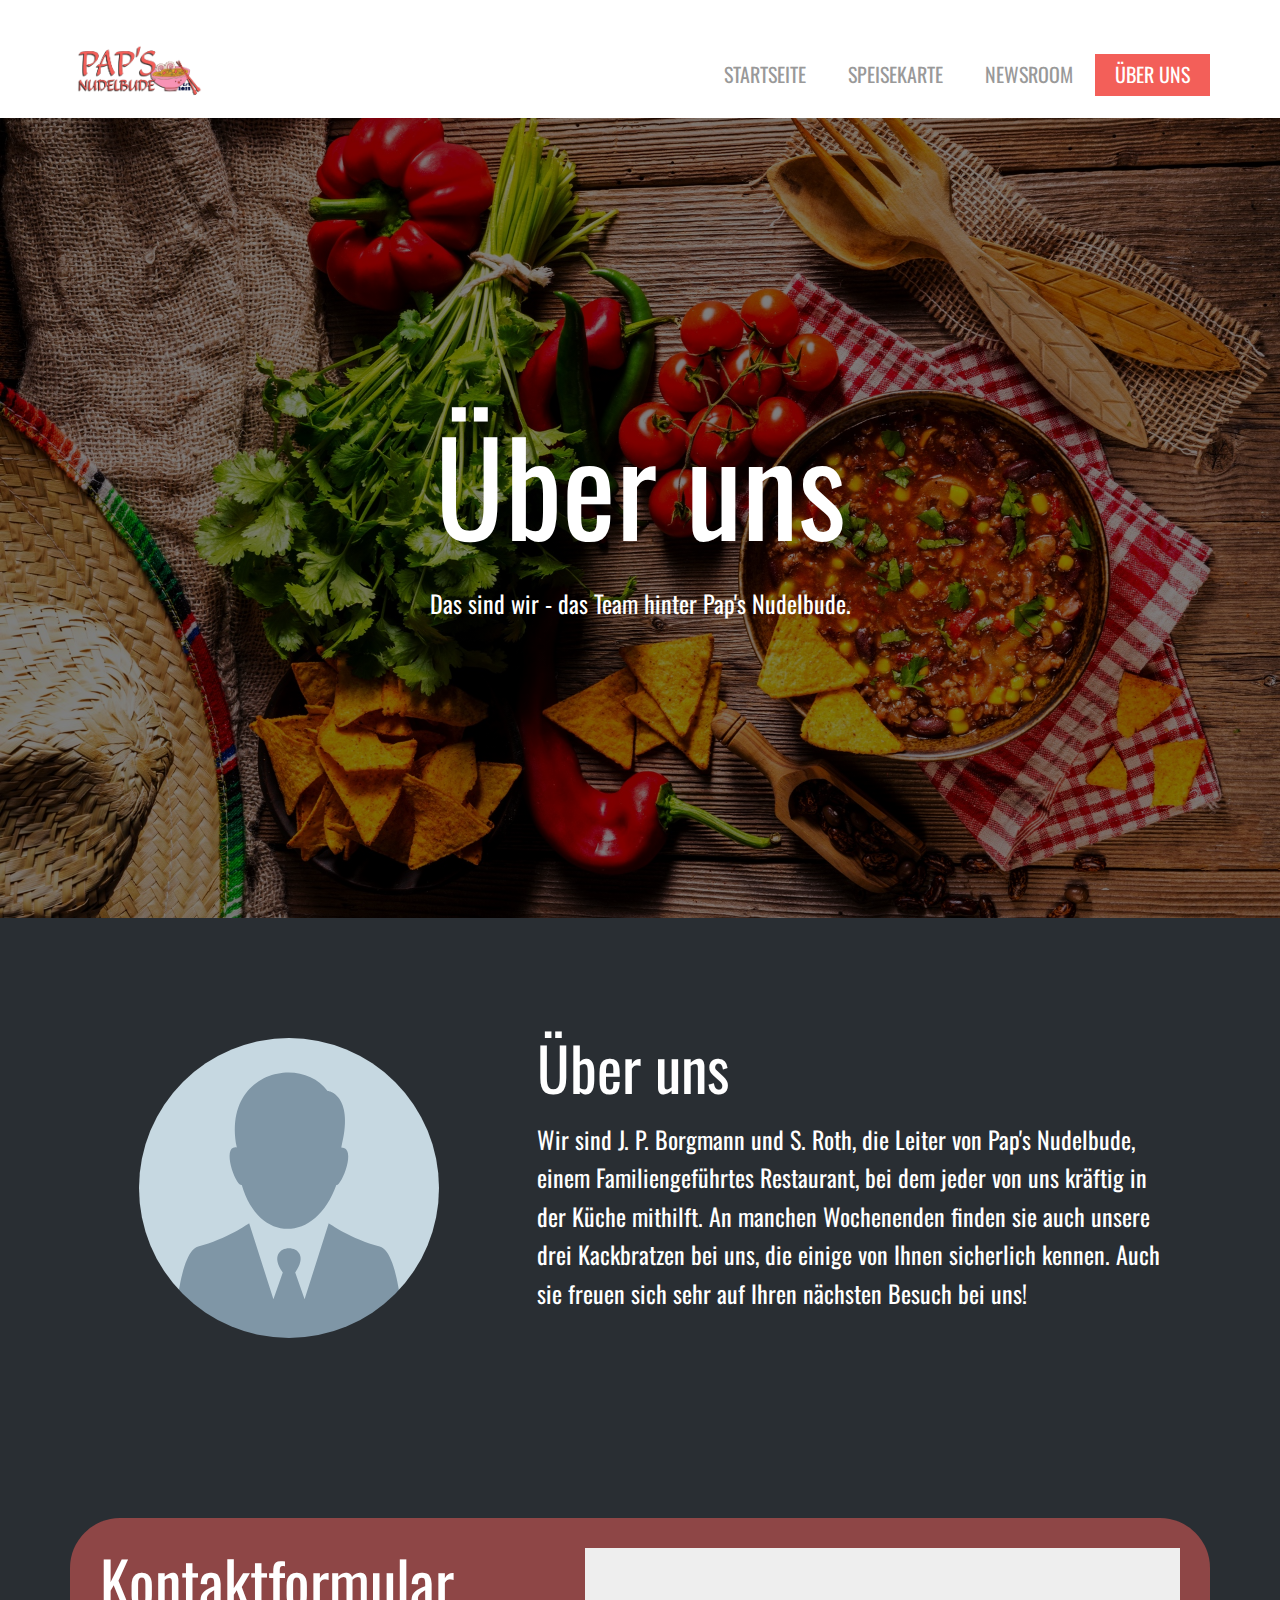
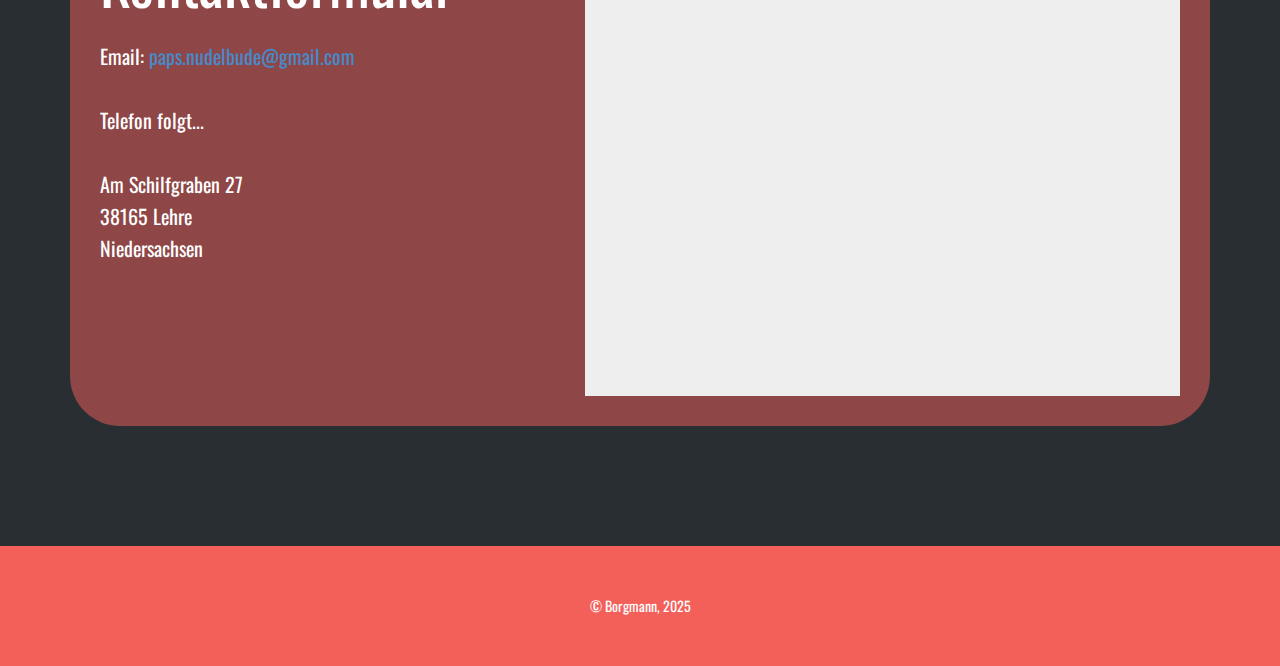
<file: Über-uns.html>
<!DOCTYPE html>
<html style="font-size: 16px;" lang="de"><head>
    <link rel="icon" href="images/favicon.ico" type="image/x-icon">
    <link rel="shortcut icon" href="favicon.ico" type="image/x-icon">
    <meta name="viewport" content="width=device-width, initial-scale=1.0">
    <meta charset="utf-8">
    <meta name="keywords" content="Über uns">
    <meta name="description" content="">
    <title>Pap's Nudelbude - Über uns</title>
    <link rel="stylesheet" href="nicepage.css" media="screen">
<link rel="stylesheet" href="Über-uns.css" media="screen">
    <script class="u-script" type="text/javascript" src="jquery.js" defer=""></script>
    <script class="u-script" type="text/javascript" src="nicepage.js" defer=""></script>
    <meta name="generator" content="Nicepage 7.9.4, nicepage.com">
    
    
    
    
    
    
    <link id="u-theme-google-font" rel="stylesheet" href="https://fonts.googleapis.com/css?family=Roboto:100,100i,300,300i,400,400i,500,500i,700,700i,900,900i|Open+Sans:300,300i,400,400i,500,500i,600,600i,700,700i,800,800i">
    <link id="u-page-google-font" rel="stylesheet" href="https://fonts.googleapis.com/css?family=Oswald:200,300,400,500,600,700">
    <link id="u-header-footer-google-font" rel="stylesheet" href="https://fonts.googleapis.com/css?family=Oswald:200,300,400,500,600,700">
    <script type="application/ld+json">{
		"@context": "http://schema.org",
		"@type": "Organization",
		"name": "Paps Nudelbude",
		"logo": "images/PN_logo_quadrat_schatten_trans_HD.png"
}</script>
    <meta name="theme-color" content="#478ac9">
    <meta property="og:title" content="Über uns">
    <meta property="og:description" content="">
    <meta property="og:type" content="website">
  <meta data-intl-tel-input-cdn-path="intlTelInput/"></head>
  <body data-path-to-root="./" data-include-products="false" class="u-body u-xl-mode" data-lang="de"><header class="u-clearfix u-header u-white u-header" id="header"><div class="u-clearfix u-sheet u-valign-middle-lg u-valign-middle-md u-valign-middle-sm u-valign-middle-xs u-sheet-1">
        <a href="#" class="u-image u-logo u-image-1" data-image-width="1273" data-image-height="1273">
          <img src="images/PN_logo_quadrat_schatten_trans_HD.png" class="u-logo-image u-logo-image-1">
        </a>
        <nav class="u-menu u-menu-one-level u-offcanvas u-menu-1" role="navigation">
          <div class="menu-collapse u-custom-font u-font-oswald" style="font-size: 1.25rem; letter-spacing: 0px; text-transform: uppercase;">
            <a class="u-button-style u-custom-active-border-color u-custom-active-color u-custom-border u-custom-border-color u-custom-borders u-custom-hover-border-color u-custom-hover-color u-custom-left-right-menu-spacing u-custom-padding-bottom u-custom-text-active-color u-custom-text-color u-custom-text-decoration u-custom-text-hover-color u-custom-top-bottom-menu-spacing u-hamburger-link u-nav-link u-text-active-palette-1-base u-text-hover-palette-2-base" href="#" tabindex="-1" aria-label="Open menu" aria-controls="ca77">
              <svg class="u-svg-link" viewBox="0 0 24 24"><use xlink:href="#menu-hamburger"></use></svg>
              <svg class="u-svg-content" version="1.1" id="menu-hamburger" viewBox="0 0 16 16" x="0px" y="0px" xmlns:xlink="http://www.w3.org/1999/xlink" xmlns="http://www.w3.org/2000/svg"><g><rect y="1" width="16" height="2"></rect><rect y="7" width="16" height="2"></rect><rect y="13" width="16" height="2"></rect>
</g></svg>
            </a>
          </div>
          <div class="u-custom-menu u-nav-container">
            <ul role="menubar" class="u-custom-font u-font-oswald u-nav u-spacing-2 u-unstyled u-nav-1"><li role="none" class="u-nav-item"><a role="menuitem" class="u-active-custom-color-1 u-border-2 u-border-active-custom-color-1 u-border-hover-custom-color-1 u-border-no-left u-border-no-right u-border-no-top u-button-style u-hover-custom-color-3 u-nav-link u-text-active-white u-text-grey-40 u-text-hover-white" href="./" style="padding: 10px 20px;">Startseite</a>
</li><li role="none" class="u-nav-item"><a role="menuitem" class="u-active-custom-color-1 u-border-2 u-border-active-custom-color-1 u-border-hover-custom-color-1 u-border-no-left u-border-no-right u-border-no-top u-button-style u-hover-custom-color-3 u-nav-link u-text-active-white u-text-grey-40 u-text-hover-white" href="Speisekarte.html" style="padding: 10px 20px;">Speisekarte</a>
</li><li role="none" class="u-nav-item"><a role="menuitem" class="u-active-custom-color-1 u-border-2 u-border-active-custom-color-1 u-border-hover-custom-color-1 u-border-no-left u-border-no-right u-border-no-top u-button-style u-hover-custom-color-3 u-nav-link u-text-active-white u-text-grey-40 u-text-hover-white" href="Newsroom.html" style="padding: 10px 20px;">Newsroom</a>
</li><li role="none" class="u-nav-item"><a role="menuitem" class="u-active-custom-color-1 u-border-2 u-border-active-custom-color-1 u-border-hover-custom-color-1 u-border-no-left u-border-no-right u-border-no-top u-button-style u-hover-custom-color-3 u-nav-link u-text-active-white u-text-grey-40 u-text-hover-white" href="Über-uns.html" style="padding: 10px 20px;">Über uns</a>
</li></ul>
          </div>
          <div class="u-custom-menu u-nav-container-collapse" id="ca77" role="region" aria-label="Menu panel">
            <div class="u-black u-container-style u-inner-container-layout u-opacity u-opacity-95 u-sidenav">
              <div class="u-inner-container-layout u-sidenav-overflow">
                <div class="u-menu-close" tabindex="-1" aria-label="Close menu"></div>
                <ul class="u-align-center u-nav u-popupmenu-items u-unstyled u-nav-2" role="menubar"><li role="none" class="u-nav-item"><a role="menuitem" class="u-button-style u-nav-link" href="./">Startseite</a>
</li><li role="none" class="u-nav-item"><a role="menuitem" class="u-button-style u-nav-link" href="Speisekarte.html">Speisekarte</a>
</li><li role="none" class="u-nav-item"><a role="menuitem" class="u-button-style u-nav-link" href="Newsroom.html">Newsroom</a>
</li><li role="none" class="u-nav-item"><a role="menuitem" class="u-button-style u-nav-link" href="Über-uns.html">Über uns</a>
</li></ul>
              </div>
            </div>
            <div class="u-black u-menu-overlay u-opacity u-opacity-70"></div>
          </div>
        </nav>
      </div></header>
    <section class="u-align-center u-clearfix u-container-align-center u-image u-shading u-section-1" id="block-4" data-image-width="3240" data-image-height="2160">
      <div class="u-clearfix u-sheet u-valign-middle-lg u-valign-middle-md u-valign-middle-sm u-valign-middle-xs u-sheet-1">
        <h1 class="u-align-center u-custom-font u-font-oswald u-text u-text-default u-title u-text-1">Über uns</h1>
        <p class="u-align-center u-custom-font u-font-oswald u-large-text u-text u-text-variant u-text-2">Das sind wir - das Team hinter Pap's Nudelbude.</p>
      </div>
    </section>
    <section class="u-clearfix u-container-align-center u-palette-1-dark-3 u-section-2" id="sec-8381">
      <div class="u-clearfix u-sheet u-valign-middle-lg u-valign-middle-md u-valign-middle-sm u-valign-middle-xs u-sheet-1">
        <div class="data-layout-selected u-clearfix u-expanded-width u-gutter-0 u-layout-wrap u-layout-wrap-1">
          <div class="u-layout">
            <div class="u-layout-row">
              <div class="u-align-center u-container-align-center u-container-style u-layout-cell u-left-cell u-size-23 u-layout-cell-1">
                <div class="u-container-layout u-valign-middle u-container-layout-1">
                  <div alt="" class="u-image u-image-circle u-image-1" src="" data-image-width="256" data-image-height="256"></div>
                </div>
              </div>
              <div class="u-align-left u-container-align-left u-container-style u-layout-cell u-right-cell u-size-37 u-layout-cell-2">
                <div class="u-container-layout u-valign-middle-lg u-valign-middle-md u-valign-middle-sm u-valign-middle-xs u-container-layout-2">
                  <h2 class="u-align-left u-custom-font u-font-oswald u-text u-text-default u-text-1">Über uns</h2>
                  <p class="u-align-left u-custom-font u-font-oswald u-text u-text-2">Wir sind&nbsp;J. P. Borgmann und S. Roth, die Leiter von Pap's Nudelbude, einem Familiengeführtes Restaurant, bei dem jeder von uns kräftig in der Küche mithilft. An manchen Wochenenden finden sie auch unsere drei Kackbratzen bei uns, die einige von Ihnen sicherlich kennen. Auch sie freuen sich sehr auf Ihren nächsten Besuch bei uns!</p>
                </div>
              </div>
            </div>
          </div>
        </div>
      </div>
    </section>
    <section class="u-clearfix u-palette-1-dark-3 u-section-3" id="block-3">
      <div class="u-clearfix u-sheet u-valign-middle-lg u-valign-middle-md u-valign-middle-sm u-valign-middle-xs u-sheet-1">
        <div class="u-container-style u-custom-color-3 u-expanded-width u-group u-radius u-shape-round u-group-1">
          <div class="u-container-layout u-valign-bottom-lg u-valign-bottom-md u-valign-bottom-sm u-valign-bottom-xs u-container-layout-1">
            <h2 class="u-custom-font u-font-oswald u-text u-text-default u-text-1">Kontaktformular<br>
            </h2>
            <p class="u-custom-font u-font-oswald u-text u-text-default u-text-2">Email: <a href="mailto:paps.nudelbude@gmail.com" class="u-active-none u-border-none u-btn u-button-link u-button-style u-hover-none u-none u-text-palette-1-base u-btn-1">paps.nudelbude@gmail.com <br>
                <br>
              </a>Telefon folgt...<br>
              <br>Am Schilfgraben 27<br>38165 Lehre<br>Niedersachsen
            </p>
            <div class="custom-expanded u-grey-light-2 u-map u-map-1">
              <div class="embed-responsive">
                <iframe class="embed-responsive-item" src="https://maps.google.com/maps?output=embed&amp;q=Pap's%20Nudelbude%2C%20Am%20Schilfgraben%2027%2C%2038165%20Lehre&amp;z=15&amp;t=m" data-map="[base64]"></iframe>
              </div>
            </div>
          </div>
        </div>
      </div>
    </section>
    
    
    
    
    <footer class="u-align-center u-clearfix u-container-align-center u-custom-color-1 u-footer u-footer" id="footer"><div class="u-clearfix u-sheet u-valign-middle u-sheet-1">
        <p class="u-custom-font u-font-oswald u-small-text u-text u-text-variant u-text-1">© Borgmann, 2025<br>
        </p>
      </div></footer>
</body></html>
</file>
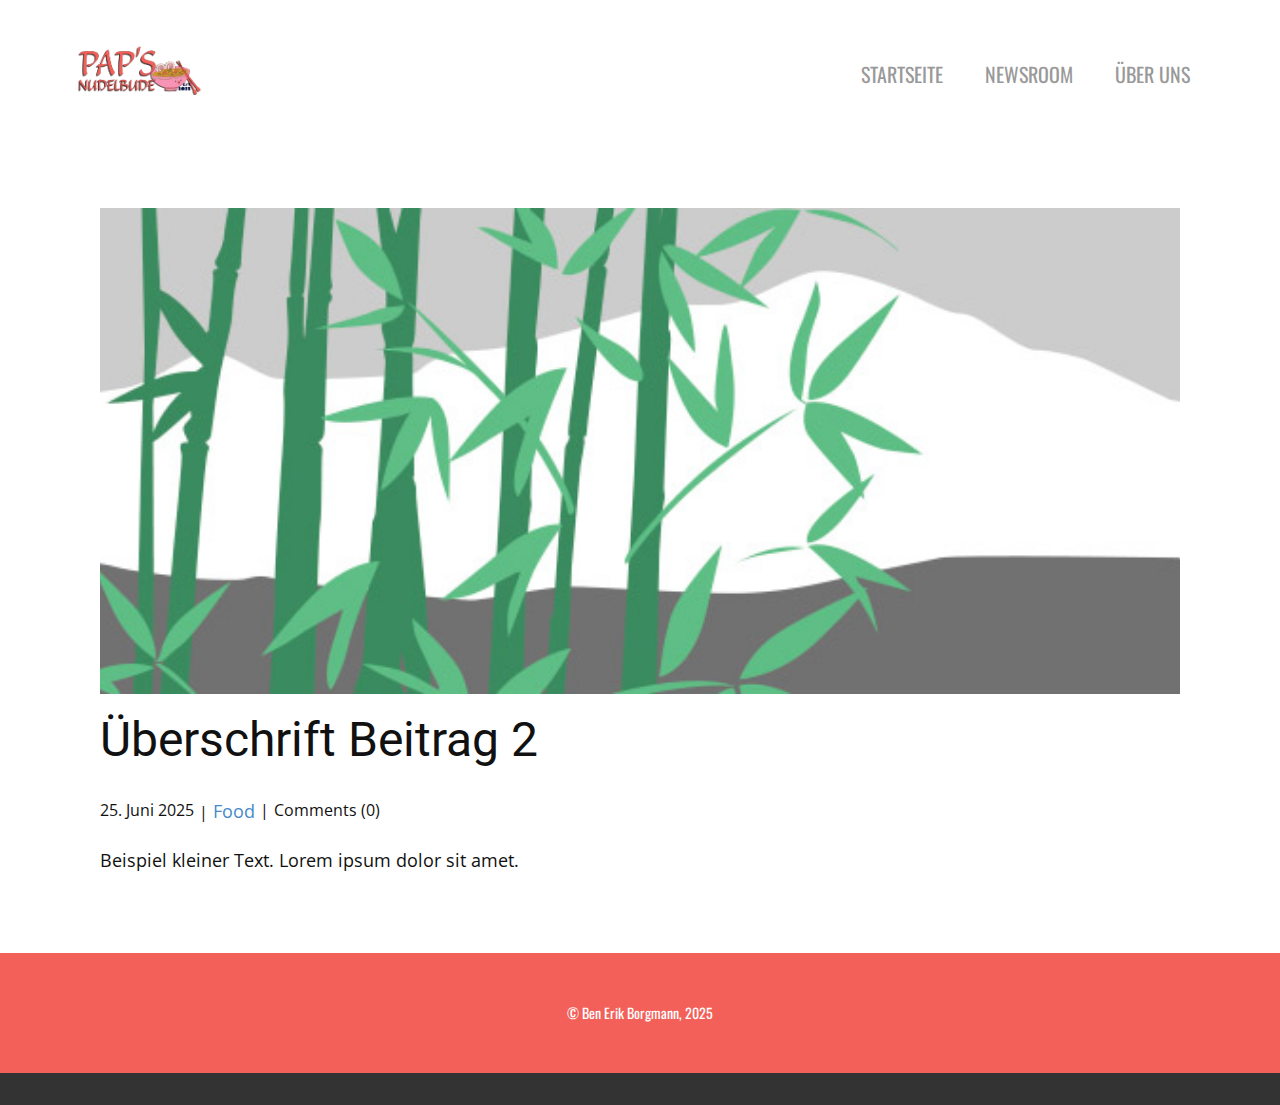
<file: blog/beitrag-1.html>
<!DOCTYPE html>
<html style="font-size: 16px;" lang="de"><head>
    <meta name="viewport" content="width=device-width, initial-scale=1.0">
    <meta charset="utf-8">
    <meta name="keywords" content="Überschrift Beitrag 1">
    <meta name="description" content="">
    <title>Überschrift Beitrag 2</title>
    <link rel="stylesheet" href="../nicepage.css" media="screen">
<link rel="stylesheet" href="../Post-Template.css" media="screen">
    <script class="u-script" type="text/javascript" src="../jquery.js" defer=""></script>
    <script class="u-script" type="text/javascript" src="../nicepage.js" defer=""></script>
    <meta name="generator" content="Nicepage 7.9.4, nicepage.com">
    
    
    
    <link id="u-theme-google-font" rel="stylesheet" href="https://fonts.googleapis.com/css?family=Roboto:100,100i,300,300i,400,400i,500,500i,700,700i,900,900i|Open+Sans:300,300i,400,400i,500,500i,600,600i,700,700i,800,800i">
    <link id="u-header-footer-google-font" rel="stylesheet" href="https://fonts.googleapis.com/css?family=Oswald:200,300,400,500,600,700">
    <script type="application/ld+json">{
		"@context": "http://schema.org",
		"@type": "Organization",
		"name": "Paps Nudelbude",
		"logo": "images/PN_logo_quadrat_schatten_trans_HD.png"
}</script>
    <meta name="theme-color" content="#478ac9">
  <meta data-intl-tel-input-cdn-path="intlTelInput/"></head>
  <body data-path-to-root="./" data-include-products="false" class="u-body u-xl-mode" data-lang="de"><header class="u-clearfix u-header u-white u-header" id="header"><div class="u-clearfix u-sheet u-valign-middle-lg u-valign-middle-md u-valign-middle-sm u-valign-middle-xs u-sheet-1">
        <a href="#" class="u-image u-logo u-image-1" data-image-width="1273" data-image-height="1273">
          <img src="../images/PN_logo_quadrat_schatten_trans_HD.png" class="u-logo-image u-logo-image-1">
        </a>
        <nav class="u-menu u-menu-one-level u-offcanvas u-menu-1" role="navigation">
          <div class="menu-collapse u-custom-font u-font-oswald" style="font-size: 1.25rem; letter-spacing: 0px; text-transform: uppercase;">
            <a class="u-button-style u-custom-active-border-color u-custom-active-color u-custom-border u-custom-border-color u-custom-borders u-custom-hover-border-color u-custom-hover-color u-custom-left-right-menu-spacing u-custom-padding-bottom u-custom-text-active-color u-custom-text-color u-custom-text-decoration u-custom-text-hover-color u-custom-top-bottom-menu-spacing u-hamburger-link u-nav-link u-text-active-palette-1-base u-text-hover-palette-2-base" href="#" tabindex="-1" aria-label="Open menu" aria-controls="ca77">
              <svg class="u-svg-link" viewBox="0 0 24 24"><use xlink:href="#menu-hamburger"></use></svg>
              <svg class="u-svg-content" version="1.1" id="menu-hamburger" viewBox="0 0 16 16" x="0px" y="0px" xmlns:xlink="http://www.w3.org/1999/xlink" xmlns="http://www.w3.org/2000/svg"><g><rect y="1" width="16" height="2"></rect><rect y="7" width="16" height="2"></rect><rect y="13" width="16" height="2"></rect>
</g></svg>
            </a>
          </div>
          <div class="u-custom-menu u-nav-container">
            <ul role="menubar" class="u-custom-font u-font-oswald u-nav u-spacing-2 u-unstyled u-nav-1"><li role="none" class="u-nav-item"><a role="menuitem" class="u-active-custom-color-1 u-border-2 u-border-active-custom-color-1 u-border-hover-custom-color-1 u-border-no-left u-border-no-right u-border-no-top u-button-style u-hover-custom-color-3 u-nav-link u-text-active-white u-text-grey-40 u-text-hover-white" href="../" style="padding: 10px 20px;">Startseite</a>
</li><li role="none" class="u-nav-item"><a role="menuitem" class="u-active-custom-color-1 u-border-2 u-border-active-custom-color-1 u-border-hover-custom-color-1 u-border-no-left u-border-no-right u-border-no-top u-button-style u-hover-custom-color-3 u-nav-link u-text-active-white u-text-grey-40 u-text-hover-white" href="../Newsroom.html" style="padding: 10px 20px;">Newsroom</a>
</li><li role="none" class="u-nav-item"><a role="menuitem" class="u-active-custom-color-1 u-border-2 u-border-active-custom-color-1 u-border-hover-custom-color-1 u-border-no-left u-border-no-right u-border-no-top u-button-style u-hover-custom-color-3 u-nav-link u-text-active-white u-text-grey-40 u-text-hover-white" href="../Über-uns.html" style="padding: 10px 20px;">Über uns</a>
</li></ul>
          </div>
          <div class="u-custom-menu u-nav-container-collapse" id="ca77" role="region" aria-label="Menu panel">
            <div class="u-black u-container-style u-inner-container-layout u-opacity u-opacity-95 u-sidenav">
              <div class="u-inner-container-layout u-sidenav-overflow">
                <div class="u-menu-close" tabindex="-1" aria-label="Close menu"></div>
                <ul class="u-align-center u-nav u-popupmenu-items u-unstyled u-nav-2" role="menubar"><li role="none" class="u-nav-item"><a role="menuitem" class="u-button-style u-nav-link" href="../">Startseite</a>
</li><li role="none" class="u-nav-item"><a role="menuitem" class="u-button-style u-nav-link" href="../Newsroom.html">Newsroom</a>
</li><li role="none" class="u-nav-item"><a role="menuitem" class="u-button-style u-nav-link" href="../Über-uns.html">Über uns</a>
</li></ul>
              </div>
            </div>
            <div class="u-black u-menu-overlay u-opacity u-opacity-70"></div>
          </div>
        </nav>
      </div></header>
    <section class="u-align-center u-clearfix u-section-1" id="block-1">
      <div class="u-clearfix u-sheet u-valign-middle-md u-valign-middle-sm u-valign-middle-xs u-sheet-1"><!--post_details--><!--post_details_options_json--><!--{"source":""}--><!--/post_details_options_json--><!--blog_post-->
        <div class="u-container-style u-expanded-width u-post-details u-post-details-1">
          <div class="u-container-layout u-valign-middle u-container-layout-1"><!--blog_post_image-->
            <img alt="" class="u-blog-control u-expanded-width u-image u-image-default u-image-1" src="../images/68f64b9d.jpeg"><!--/blog_post_image--><!--blog_post_header-->
            <h2 class="u-blog-control u-text u-text-1">Überschrift Beitrag 2</h2><!--/blog_post_header--><!--blog_post_metadata-->
            <div class="u-blog-control u-metadata u-metadata-1"><!--blog_post_metadata_date--><span class="u-meta-date u-meta-icon">25. Juni 2025</span><!--/blog_post_metadata_date--><!--blog_post_metadata_category--><span class="u-meta-category u-meta-icon"><a href="../blog/blog.html#/blog-1///1">Food</a></span><!--/blog_post_metadata_category--><!--blog_post_metadata_comments--><span class="u-meta-comments u-meta-icon"><!--blog_post_metadata_comments_content-->Comments (0)<!--/blog_post_metadata_comments_content--></span><!--/blog_post_metadata_comments-->
            </div><!--/blog_post_metadata--><!--blog_post_content-->
            <div class="u-align-justify u-blog-control u-post-content u-text u-text-2 fr-view">
  <p>Beispiel kleiner Text. Lorem ipsum dolor sit amet.</p>
  </div><!--/blog_post_content-->
          </div>
        </div><!--/blog_post--><!--/post_details-->
      </div>
    </section>
    
    
    
    <footer class="u-align-center u-clearfix u-container-align-center u-custom-color-1 u-footer u-footer" id="footer"><div class="u-clearfix u-sheet u-valign-middle u-sheet-1">
        <p class="u-custom-font u-font-oswald u-small-text u-text u-text-variant u-text-1">© Ben Erik Borgmann, 2025<br>
        </p>
      </div></footer>
    <section class="u-backlink u-clearfix u-grey-80"></section>
  
</body></html>
</file>
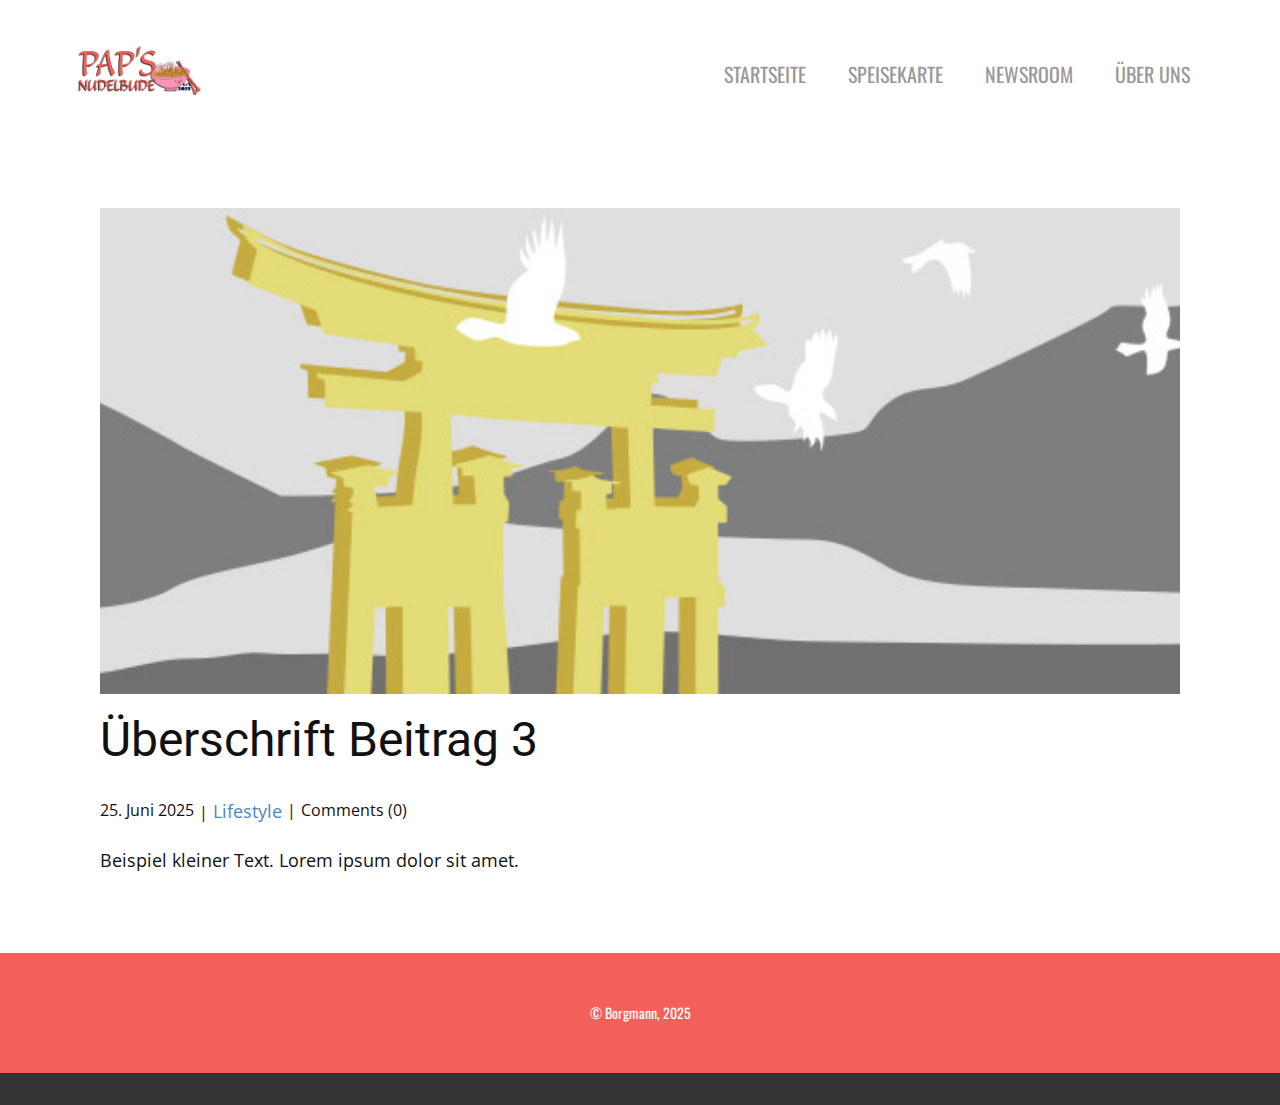
<file: blog/beitrag-2.html>
<!DOCTYPE html>
<html style="font-size: 16px;" lang="de"><head>
    <meta name="viewport" content="width=device-width, initial-scale=1.0">
    <meta charset="utf-8">
    <meta name="keywords" content="Überschrift Beitrag 1">
    <meta name="description" content="">
    <title>Überschrift Beitrag 3</title>
    <link rel="stylesheet" href="../nicepage.css" media="screen">
<link rel="stylesheet" href="../Post-Template.css" media="screen">
    <script class="u-script" type="text/javascript" src="../jquery.js" defer=""></script>
    <script class="u-script" type="text/javascript" src="../nicepage.js" defer=""></script>
    <meta name="generator" content="Nicepage 7.9.4, nicepage.com">
    
    
    
    
    <link id="u-theme-google-font" rel="stylesheet" href="https://fonts.googleapis.com/css?family=Roboto:100,100i,300,300i,400,400i,500,500i,700,700i,900,900i|Open+Sans:300,300i,400,400i,500,500i,600,600i,700,700i,800,800i">
    <link id="u-header-footer-google-font" rel="stylesheet" href="https://fonts.googleapis.com/css?family=Oswald:200,300,400,500,600,700">
    <script type="application/ld+json">{
		"@context": "http://schema.org",
		"@type": "Organization",
		"name": "Paps Nudelbude",
		"logo": "images/PN_logo_quadrat_schatten_trans_HD.png"
}</script>
    <meta name="theme-color" content="#478ac9">
  <meta data-intl-tel-input-cdn-path="intlTelInput/"></head>
  <body data-path-to-root="./" data-include-products="false" class="u-body u-xl-mode" data-lang="de"><header class="u-clearfix u-header u-white u-header" id="header"><div class="u-clearfix u-sheet u-valign-middle-lg u-valign-middle-md u-valign-middle-sm u-valign-middle-xs u-sheet-1">
        <a href="#" class="u-image u-logo u-image-1" data-image-width="1273" data-image-height="1273">
          <img src="../images/PN_logo_quadrat_schatten_trans_HD.png" class="u-logo-image u-logo-image-1">
        </a>
        <nav class="u-menu u-menu-one-level u-offcanvas u-menu-1" role="navigation">
          <div class="menu-collapse u-custom-font u-font-oswald" style="font-size: 1.25rem; letter-spacing: 0px; text-transform: uppercase;">
            <a class="u-button-style u-custom-active-border-color u-custom-active-color u-custom-border u-custom-border-color u-custom-borders u-custom-hover-border-color u-custom-hover-color u-custom-left-right-menu-spacing u-custom-padding-bottom u-custom-text-active-color u-custom-text-color u-custom-text-decoration u-custom-text-hover-color u-custom-top-bottom-menu-spacing u-hamburger-link u-nav-link u-text-active-palette-1-base u-text-hover-palette-2-base" href="#" tabindex="-1" aria-label="Open menu" aria-controls="ca77">
              <svg class="u-svg-link" viewBox="0 0 24 24"><use xlink:href="#menu-hamburger"></use></svg>
              <svg class="u-svg-content" version="1.1" id="menu-hamburger" viewBox="0 0 16 16" x="0px" y="0px" xmlns:xlink="http://www.w3.org/1999/xlink" xmlns="http://www.w3.org/2000/svg"><g><rect y="1" width="16" height="2"></rect><rect y="7" width="16" height="2"></rect><rect y="13" width="16" height="2"></rect>
</g></svg>
            </a>
          </div>
          <div class="u-custom-menu u-nav-container">
            <ul role="menubar" class="u-custom-font u-font-oswald u-nav u-spacing-2 u-unstyled u-nav-1"><li role="none" class="u-nav-item"><a role="menuitem" class="u-active-custom-color-1 u-border-2 u-border-active-custom-color-1 u-border-hover-custom-color-1 u-border-no-left u-border-no-right u-border-no-top u-button-style u-hover-custom-color-3 u-nav-link u-text-active-white u-text-grey-40 u-text-hover-white" href="../" style="padding: 10px 20px;">Startseite</a>
</li><li role="none" class="u-nav-item"><a role="menuitem" class="u-active-custom-color-1 u-border-2 u-border-active-custom-color-1 u-border-hover-custom-color-1 u-border-no-left u-border-no-right u-border-no-top u-button-style u-hover-custom-color-3 u-nav-link u-text-active-white u-text-grey-40 u-text-hover-white" href="../Speisekarte.html" style="padding: 10px 20px;">Speisekarte</a>
</li><li role="none" class="u-nav-item"><a role="menuitem" class="u-active-custom-color-1 u-border-2 u-border-active-custom-color-1 u-border-hover-custom-color-1 u-border-no-left u-border-no-right u-border-no-top u-button-style u-hover-custom-color-3 u-nav-link u-text-active-white u-text-grey-40 u-text-hover-white" href="../Newsroom.html" style="padding: 10px 20px;">Newsroom</a>
</li><li role="none" class="u-nav-item"><a role="menuitem" class="u-active-custom-color-1 u-border-2 u-border-active-custom-color-1 u-border-hover-custom-color-1 u-border-no-left u-border-no-right u-border-no-top u-button-style u-hover-custom-color-3 u-nav-link u-text-active-white u-text-grey-40 u-text-hover-white" href="../Über-uns.html" style="padding: 10px 20px;">Über uns</a>
</li></ul>
          </div>
          <div class="u-custom-menu u-nav-container-collapse" id="ca77" role="region" aria-label="Menu panel">
            <div class="u-black u-container-style u-inner-container-layout u-opacity u-opacity-95 u-sidenav">
              <div class="u-inner-container-layout u-sidenav-overflow">
                <div class="u-menu-close" tabindex="-1" aria-label="Close menu"></div>
                <ul class="u-align-center u-nav u-popupmenu-items u-unstyled u-nav-2" role="menubar"><li role="none" class="u-nav-item"><a role="menuitem" class="u-button-style u-nav-link" href="../">Startseite</a>
</li><li role="none" class="u-nav-item"><a role="menuitem" class="u-button-style u-nav-link" href="../Speisekarte.html">Speisekarte</a>
</li><li role="none" class="u-nav-item"><a role="menuitem" class="u-button-style u-nav-link" href="../Newsroom.html">Newsroom</a>
</li><li role="none" class="u-nav-item"><a role="menuitem" class="u-button-style u-nav-link" href="../Über-uns.html">Über uns</a>
</li></ul>
              </div>
            </div>
            <div class="u-black u-menu-overlay u-opacity u-opacity-70"></div>
          </div>
        </nav>
      </div></header>
    <section class="u-align-center u-clearfix u-section-1" id="block-1">
      <div class="u-clearfix u-sheet u-valign-middle-md u-valign-middle-sm u-valign-middle-xs u-sheet-1"><!--post_details--><!--post_details_options_json--><!--{"source":""}--><!--/post_details_options_json--><!--blog_post-->
        <div class="u-container-style u-expanded-width u-post-details u-post-details-1">
          <div class="u-container-layout u-valign-middle u-container-layout-1"><!--blog_post_image-->
            <img alt="" class="u-blog-control u-expanded-width u-image u-image-default u-image-1" src="../images/8ad73f3c.jpeg"><!--/blog_post_image--><!--blog_post_header-->
            <h2 class="u-blog-control u-text u-text-1">Überschrift Beitrag 3</h2><!--/blog_post_header--><!--blog_post_metadata-->
            <div class="u-blog-control u-metadata u-metadata-1"><!--blog_post_metadata_date--><span class="u-meta-date u-meta-icon">25. Juni 2025</span><!--/blog_post_metadata_date--><!--blog_post_metadata_category--><span class="u-meta-category u-meta-icon"><a href="../blog/blog.html#/blog-1///3">Lifestyle</a></span><!--/blog_post_metadata_category--><!--blog_post_metadata_comments--><span class="u-meta-comments u-meta-icon"><!--blog_post_metadata_comments_content-->Comments (0)<!--/blog_post_metadata_comments_content--></span><!--/blog_post_metadata_comments-->
            </div><!--/blog_post_metadata--><!--blog_post_content-->
            <div class="u-align-justify u-blog-control u-post-content u-text u-text-2 fr-view">
  <p>Beispiel kleiner Text. Lorem ipsum dolor sit amet.</p>
  </div><!--/blog_post_content-->
          </div>
        </div><!--/blog_post--><!--/post_details-->
      </div>
    </section>
    
    
    
    
    <footer class="u-align-center u-clearfix u-container-align-center u-custom-color-1 u-footer u-footer" id="footer"><div class="u-clearfix u-sheet u-valign-middle u-sheet-1">
        <p class="u-custom-font u-font-oswald u-small-text u-text u-text-variant u-text-1">© Borgmann, 2025<br>
        </p>
      </div></footer>
    <section class="u-backlink u-clearfix u-grey-80"></section>
  
</body></html>
</file>
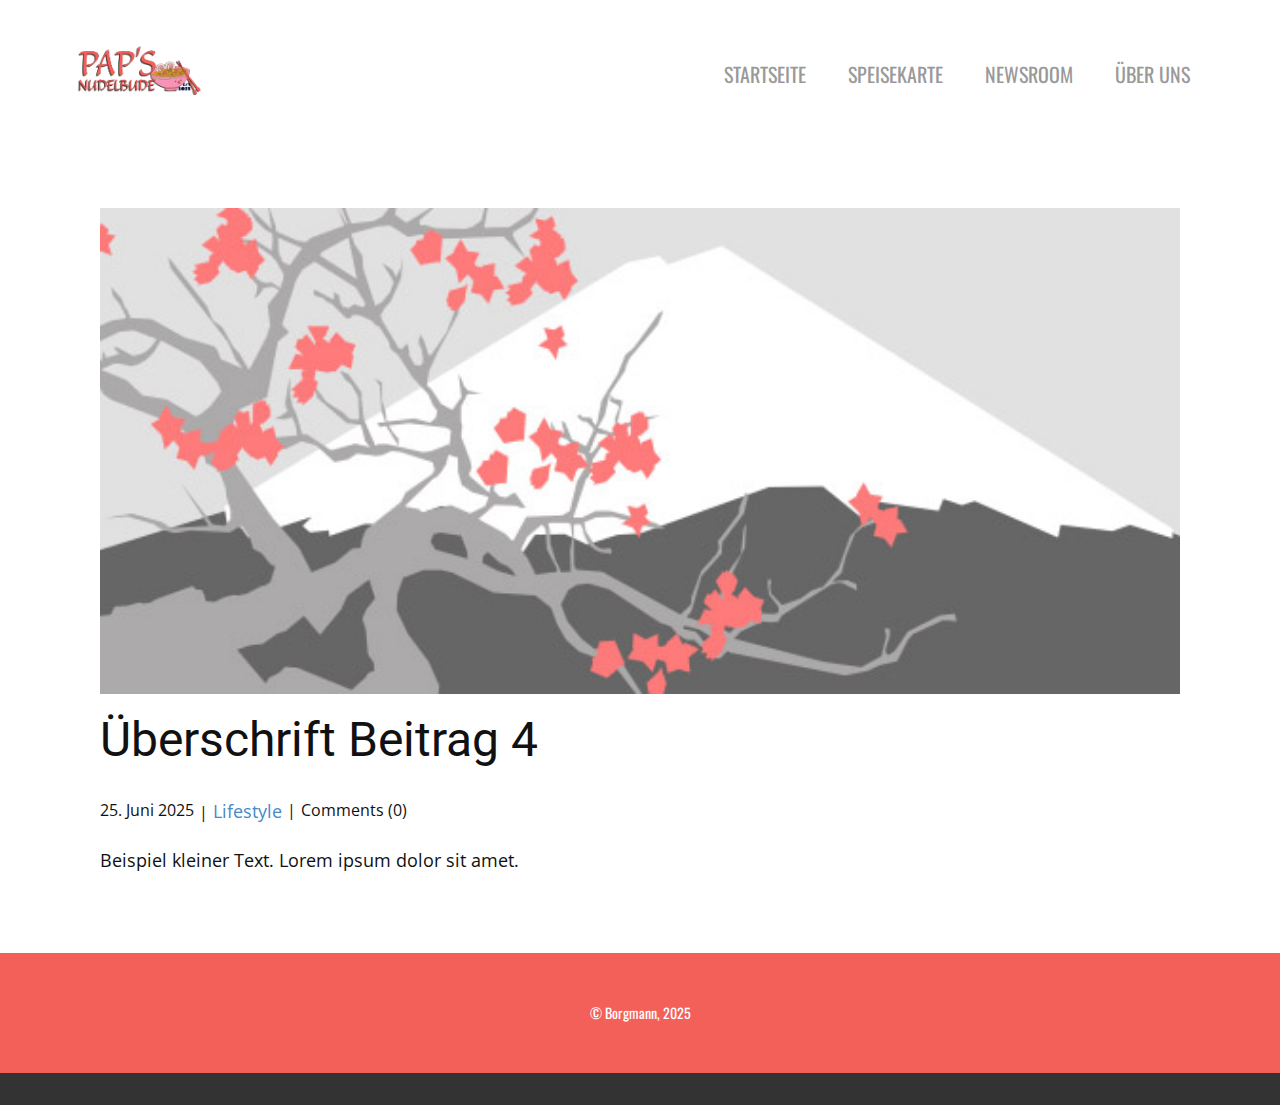
<file: blog/beitrag-3.html>
<!DOCTYPE html>
<html style="font-size: 16px;" lang="de"><head>
    <meta name="viewport" content="width=device-width, initial-scale=1.0">
    <meta charset="utf-8">
    <meta name="keywords" content="Überschrift Beitrag 1">
    <meta name="description" content="">
    <title>Überschrift Beitrag 4</title>
    <link rel="stylesheet" href="../nicepage.css" media="screen">
<link rel="stylesheet" href="../Post-Template.css" media="screen">
    <script class="u-script" type="text/javascript" src="../jquery.js" defer=""></script>
    <script class="u-script" type="text/javascript" src="../nicepage.js" defer=""></script>
    <meta name="generator" content="Nicepage 7.9.4, nicepage.com">
    
    
    
    
    <link id="u-theme-google-font" rel="stylesheet" href="https://fonts.googleapis.com/css?family=Roboto:100,100i,300,300i,400,400i,500,500i,700,700i,900,900i|Open+Sans:300,300i,400,400i,500,500i,600,600i,700,700i,800,800i">
    <link id="u-header-footer-google-font" rel="stylesheet" href="https://fonts.googleapis.com/css?family=Oswald:200,300,400,500,600,700">
    <script type="application/ld+json">{
		"@context": "http://schema.org",
		"@type": "Organization",
		"name": "Paps Nudelbude",
		"logo": "images/PN_logo_quadrat_schatten_trans_HD.png"
}</script>
    <meta name="theme-color" content="#478ac9">
  <meta data-intl-tel-input-cdn-path="intlTelInput/"></head>
  <body data-path-to-root="./" data-include-products="false" class="u-body u-xl-mode" data-lang="de"><header class="u-clearfix u-header u-white u-header" id="header"><div class="u-clearfix u-sheet u-valign-middle-lg u-valign-middle-md u-valign-middle-sm u-valign-middle-xs u-sheet-1">
        <a href="#" class="u-image u-logo u-image-1" data-image-width="1273" data-image-height="1273">
          <img src="../images/PN_logo_quadrat_schatten_trans_HD.png" class="u-logo-image u-logo-image-1">
        </a>
        <nav class="u-menu u-menu-one-level u-offcanvas u-menu-1" role="navigation">
          <div class="menu-collapse u-custom-font u-font-oswald" style="font-size: 1.25rem; letter-spacing: 0px; text-transform: uppercase;">
            <a class="u-button-style u-custom-active-border-color u-custom-active-color u-custom-border u-custom-border-color u-custom-borders u-custom-hover-border-color u-custom-hover-color u-custom-left-right-menu-spacing u-custom-padding-bottom u-custom-text-active-color u-custom-text-color u-custom-text-decoration u-custom-text-hover-color u-custom-top-bottom-menu-spacing u-hamburger-link u-nav-link u-text-active-palette-1-base u-text-hover-palette-2-base" href="#" tabindex="-1" aria-label="Open menu" aria-controls="ca77">
              <svg class="u-svg-link" viewBox="0 0 24 24"><use xlink:href="#menu-hamburger"></use></svg>
              <svg class="u-svg-content" version="1.1" id="menu-hamburger" viewBox="0 0 16 16" x="0px" y="0px" xmlns:xlink="http://www.w3.org/1999/xlink" xmlns="http://www.w3.org/2000/svg"><g><rect y="1" width="16" height="2"></rect><rect y="7" width="16" height="2"></rect><rect y="13" width="16" height="2"></rect>
</g></svg>
            </a>
          </div>
          <div class="u-custom-menu u-nav-container">
            <ul role="menubar" class="u-custom-font u-font-oswald u-nav u-spacing-2 u-unstyled u-nav-1"><li role="none" class="u-nav-item"><a role="menuitem" class="u-active-custom-color-1 u-border-2 u-border-active-custom-color-1 u-border-hover-custom-color-1 u-border-no-left u-border-no-right u-border-no-top u-button-style u-hover-custom-color-3 u-nav-link u-text-active-white u-text-grey-40 u-text-hover-white" href="../" style="padding: 10px 20px;">Startseite</a>
</li><li role="none" class="u-nav-item"><a role="menuitem" class="u-active-custom-color-1 u-border-2 u-border-active-custom-color-1 u-border-hover-custom-color-1 u-border-no-left u-border-no-right u-border-no-top u-button-style u-hover-custom-color-3 u-nav-link u-text-active-white u-text-grey-40 u-text-hover-white" href="../Speisekarte.html" style="padding: 10px 20px;">Speisekarte</a>
</li><li role="none" class="u-nav-item"><a role="menuitem" class="u-active-custom-color-1 u-border-2 u-border-active-custom-color-1 u-border-hover-custom-color-1 u-border-no-left u-border-no-right u-border-no-top u-button-style u-hover-custom-color-3 u-nav-link u-text-active-white u-text-grey-40 u-text-hover-white" href="../Newsroom.html" style="padding: 10px 20px;">Newsroom</a>
</li><li role="none" class="u-nav-item"><a role="menuitem" class="u-active-custom-color-1 u-border-2 u-border-active-custom-color-1 u-border-hover-custom-color-1 u-border-no-left u-border-no-right u-border-no-top u-button-style u-hover-custom-color-3 u-nav-link u-text-active-white u-text-grey-40 u-text-hover-white" href="../Über-uns.html" style="padding: 10px 20px;">Über uns</a>
</li></ul>
          </div>
          <div class="u-custom-menu u-nav-container-collapse" id="ca77" role="region" aria-label="Menu panel">
            <div class="u-black u-container-style u-inner-container-layout u-opacity u-opacity-95 u-sidenav">
              <div class="u-inner-container-layout u-sidenav-overflow">
                <div class="u-menu-close" tabindex="-1" aria-label="Close menu"></div>
                <ul class="u-align-center u-nav u-popupmenu-items u-unstyled u-nav-2" role="menubar"><li role="none" class="u-nav-item"><a role="menuitem" class="u-button-style u-nav-link" href="../">Startseite</a>
</li><li role="none" class="u-nav-item"><a role="menuitem" class="u-button-style u-nav-link" href="../Speisekarte.html">Speisekarte</a>
</li><li role="none" class="u-nav-item"><a role="menuitem" class="u-button-style u-nav-link" href="../Newsroom.html">Newsroom</a>
</li><li role="none" class="u-nav-item"><a role="menuitem" class="u-button-style u-nav-link" href="../Über-uns.html">Über uns</a>
</li></ul>
              </div>
            </div>
            <div class="u-black u-menu-overlay u-opacity u-opacity-70"></div>
          </div>
        </nav>
      </div></header>
    <section class="u-align-center u-clearfix u-section-1" id="block-1">
      <div class="u-clearfix u-sheet u-valign-middle-md u-valign-middle-sm u-valign-middle-xs u-sheet-1"><!--post_details--><!--post_details_options_json--><!--{"source":""}--><!--/post_details_options_json--><!--blog_post-->
        <div class="u-container-style u-expanded-width u-post-details u-post-details-1">
          <div class="u-container-layout u-valign-middle u-container-layout-1"><!--blog_post_image-->
            <img alt="" class="u-blog-control u-expanded-width u-image u-image-default u-image-1" src="../images/0fd3416c.jpeg"><!--/blog_post_image--><!--blog_post_header-->
            <h2 class="u-blog-control u-text u-text-1">Überschrift Beitrag 4</h2><!--/blog_post_header--><!--blog_post_metadata-->
            <div class="u-blog-control u-metadata u-metadata-1"><!--blog_post_metadata_date--><span class="u-meta-date u-meta-icon">25. Juni 2025</span><!--/blog_post_metadata_date--><!--blog_post_metadata_category--><span class="u-meta-category u-meta-icon"><a href="../blog/blog.html#/blog-1///3">Lifestyle</a></span><!--/blog_post_metadata_category--><!--blog_post_metadata_comments--><span class="u-meta-comments u-meta-icon"><!--blog_post_metadata_comments_content-->Comments (0)<!--/blog_post_metadata_comments_content--></span><!--/blog_post_metadata_comments-->
            </div><!--/blog_post_metadata--><!--blog_post_content-->
            <div class="u-align-justify u-blog-control u-post-content u-text u-text-2 fr-view">
  <p>Beispiel kleiner Text. Lorem ipsum dolor sit amet.</p>
  </div><!--/blog_post_content-->
          </div>
        </div><!--/blog_post--><!--/post_details-->
      </div>
    </section>
    
    
    
    
    <footer class="u-align-center u-clearfix u-container-align-center u-custom-color-1 u-footer u-footer" id="footer"><div class="u-clearfix u-sheet u-valign-middle u-sheet-1">
        <p class="u-custom-font u-font-oswald u-small-text u-text u-text-variant u-text-1">© Borgmann, 2025<br>
        </p>
      </div></footer>
    <section class="u-backlink u-clearfix u-grey-80"></section>
  
</body></html>
</file>
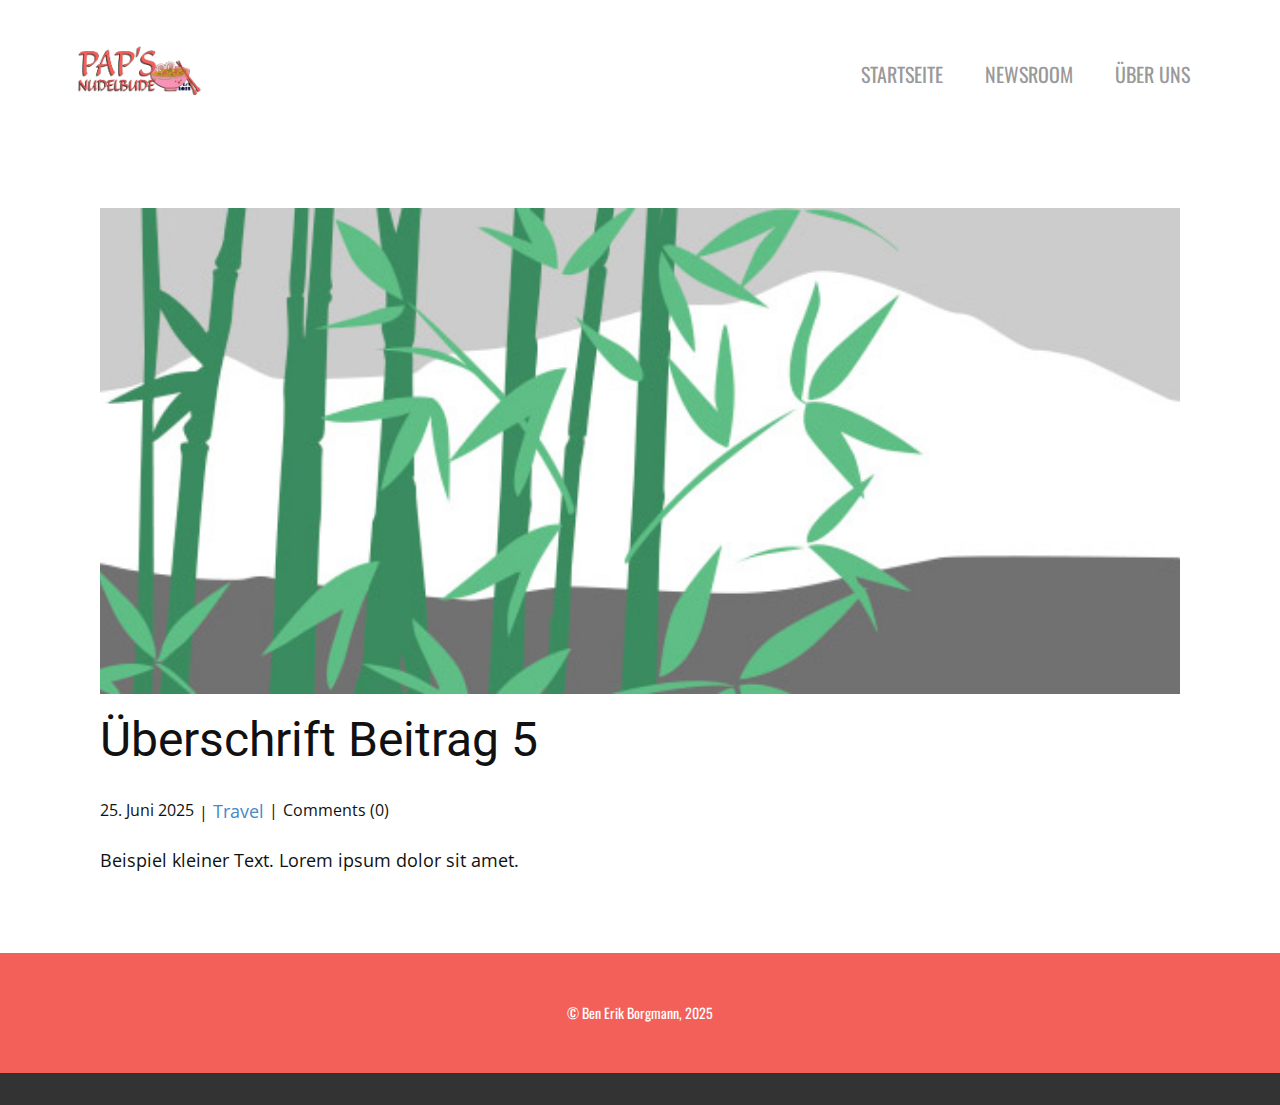
<file: blog/beitrag-4.html>
<!DOCTYPE html>
<html style="font-size: 16px;" lang="de"><head>
    <meta name="viewport" content="width=device-width, initial-scale=1.0">
    <meta charset="utf-8">
    <meta name="keywords" content="Überschrift Beitrag 1">
    <meta name="description" content="">
    <title>Überschrift Beitrag 5</title>
    <link rel="stylesheet" href="../nicepage.css" media="screen">
<link rel="stylesheet" href="../Post-Template.css" media="screen">
    <script class="u-script" type="text/javascript" src="../jquery.js" defer=""></script>
    <script class="u-script" type="text/javascript" src="../nicepage.js" defer=""></script>
    <meta name="generator" content="Nicepage 7.9.4, nicepage.com">
    
    
    
    <link id="u-theme-google-font" rel="stylesheet" href="https://fonts.googleapis.com/css?family=Roboto:100,100i,300,300i,400,400i,500,500i,700,700i,900,900i|Open+Sans:300,300i,400,400i,500,500i,600,600i,700,700i,800,800i">
    <link id="u-header-footer-google-font" rel="stylesheet" href="https://fonts.googleapis.com/css?family=Oswald:200,300,400,500,600,700">
    <script type="application/ld+json">{
		"@context": "http://schema.org",
		"@type": "Organization",
		"name": "Paps Nudelbude",
		"logo": "images/PN_logo_quadrat_schatten_trans_HD.png"
}</script>
    <meta name="theme-color" content="#478ac9">
  <meta data-intl-tel-input-cdn-path="intlTelInput/"></head>
  <body data-path-to-root="./" data-include-products="false" class="u-body u-xl-mode" data-lang="de"><header class="u-clearfix u-header u-white u-header" id="header"><div class="u-clearfix u-sheet u-valign-middle-lg u-valign-middle-md u-valign-middle-sm u-valign-middle-xs u-sheet-1">
        <a href="#" class="u-image u-logo u-image-1" data-image-width="1273" data-image-height="1273">
          <img src="../images/PN_logo_quadrat_schatten_trans_HD.png" class="u-logo-image u-logo-image-1">
        </a>
        <nav class="u-menu u-menu-one-level u-offcanvas u-menu-1" role="navigation">
          <div class="menu-collapse u-custom-font u-font-oswald" style="font-size: 1.25rem; letter-spacing: 0px; text-transform: uppercase;">
            <a class="u-button-style u-custom-active-border-color u-custom-active-color u-custom-border u-custom-border-color u-custom-borders u-custom-hover-border-color u-custom-hover-color u-custom-left-right-menu-spacing u-custom-padding-bottom u-custom-text-active-color u-custom-text-color u-custom-text-decoration u-custom-text-hover-color u-custom-top-bottom-menu-spacing u-hamburger-link u-nav-link u-text-active-palette-1-base u-text-hover-palette-2-base" href="#" tabindex="-1" aria-label="Open menu" aria-controls="ca77">
              <svg class="u-svg-link" viewBox="0 0 24 24"><use xlink:href="#menu-hamburger"></use></svg>
              <svg class="u-svg-content" version="1.1" id="menu-hamburger" viewBox="0 0 16 16" x="0px" y="0px" xmlns:xlink="http://www.w3.org/1999/xlink" xmlns="http://www.w3.org/2000/svg"><g><rect y="1" width="16" height="2"></rect><rect y="7" width="16" height="2"></rect><rect y="13" width="16" height="2"></rect>
</g></svg>
            </a>
          </div>
          <div class="u-custom-menu u-nav-container">
            <ul role="menubar" class="u-custom-font u-font-oswald u-nav u-spacing-2 u-unstyled u-nav-1"><li role="none" class="u-nav-item"><a role="menuitem" class="u-active-custom-color-1 u-border-2 u-border-active-custom-color-1 u-border-hover-custom-color-1 u-border-no-left u-border-no-right u-border-no-top u-button-style u-hover-custom-color-3 u-nav-link u-text-active-white u-text-grey-40 u-text-hover-white" href="../" style="padding: 10px 20px;">Startseite</a>
</li><li role="none" class="u-nav-item"><a role="menuitem" class="u-active-custom-color-1 u-border-2 u-border-active-custom-color-1 u-border-hover-custom-color-1 u-border-no-left u-border-no-right u-border-no-top u-button-style u-hover-custom-color-3 u-nav-link u-text-active-white u-text-grey-40 u-text-hover-white" href="../Newsroom.html" style="padding: 10px 20px;">Newsroom</a>
</li><li role="none" class="u-nav-item"><a role="menuitem" class="u-active-custom-color-1 u-border-2 u-border-active-custom-color-1 u-border-hover-custom-color-1 u-border-no-left u-border-no-right u-border-no-top u-button-style u-hover-custom-color-3 u-nav-link u-text-active-white u-text-grey-40 u-text-hover-white" href="../Über-uns.html" style="padding: 10px 20px;">Über uns</a>
</li></ul>
          </div>
          <div class="u-custom-menu u-nav-container-collapse" id="ca77" role="region" aria-label="Menu panel">
            <div class="u-black u-container-style u-inner-container-layout u-opacity u-opacity-95 u-sidenav">
              <div class="u-inner-container-layout u-sidenav-overflow">
                <div class="u-menu-close" tabindex="-1" aria-label="Close menu"></div>
                <ul class="u-align-center u-nav u-popupmenu-items u-unstyled u-nav-2" role="menubar"><li role="none" class="u-nav-item"><a role="menuitem" class="u-button-style u-nav-link" href="../">Startseite</a>
</li><li role="none" class="u-nav-item"><a role="menuitem" class="u-button-style u-nav-link" href="../Newsroom.html">Newsroom</a>
</li><li role="none" class="u-nav-item"><a role="menuitem" class="u-button-style u-nav-link" href="../Über-uns.html">Über uns</a>
</li></ul>
              </div>
            </div>
            <div class="u-black u-menu-overlay u-opacity u-opacity-70"></div>
          </div>
        </nav>
      </div></header>
    <section class="u-align-center u-clearfix u-section-1" id="block-1">
      <div class="u-clearfix u-sheet u-valign-middle-md u-valign-middle-sm u-valign-middle-xs u-sheet-1"><!--post_details--><!--post_details_options_json--><!--{"source":""}--><!--/post_details_options_json--><!--blog_post-->
        <div class="u-container-style u-expanded-width u-post-details u-post-details-1">
          <div class="u-container-layout u-valign-middle u-container-layout-1"><!--blog_post_image-->
            <img alt="" class="u-blog-control u-expanded-width u-image u-image-default u-image-1" src="../images/68f64b9d.jpeg"><!--/blog_post_image--><!--blog_post_header-->
            <h2 class="u-blog-control u-text u-text-1">Überschrift Beitrag 5</h2><!--/blog_post_header--><!--blog_post_metadata-->
            <div class="u-blog-control u-metadata u-metadata-1"><!--blog_post_metadata_date--><span class="u-meta-date u-meta-icon">25. Juni 2025</span><!--/blog_post_metadata_date--><!--blog_post_metadata_category--><span class="u-meta-category u-meta-icon"><a href="../blog/blog.html#/blog-1///2">Travel</a></span><!--/blog_post_metadata_category--><!--blog_post_metadata_comments--><span class="u-meta-comments u-meta-icon"><!--blog_post_metadata_comments_content-->Comments (0)<!--/blog_post_metadata_comments_content--></span><!--/blog_post_metadata_comments-->
            </div><!--/blog_post_metadata--><!--blog_post_content-->
            <div class="u-align-justify u-blog-control u-post-content u-text u-text-2 fr-view">
  <p>Beispiel kleiner Text. Lorem ipsum dolor sit amet.</p>
  </div><!--/blog_post_content-->
          </div>
        </div><!--/blog_post--><!--/post_details-->
      </div>
    </section>
    
    
    
    <footer class="u-align-center u-clearfix u-container-align-center u-custom-color-1 u-footer u-footer" id="footer"><div class="u-clearfix u-sheet u-valign-middle u-sheet-1">
        <p class="u-custom-font u-font-oswald u-small-text u-text u-text-variant u-text-1">© Ben Erik Borgmann, 2025<br>
        </p>
      </div></footer>
    <section class="u-backlink u-clearfix u-grey-80"></section>
  
</body></html>
</file>
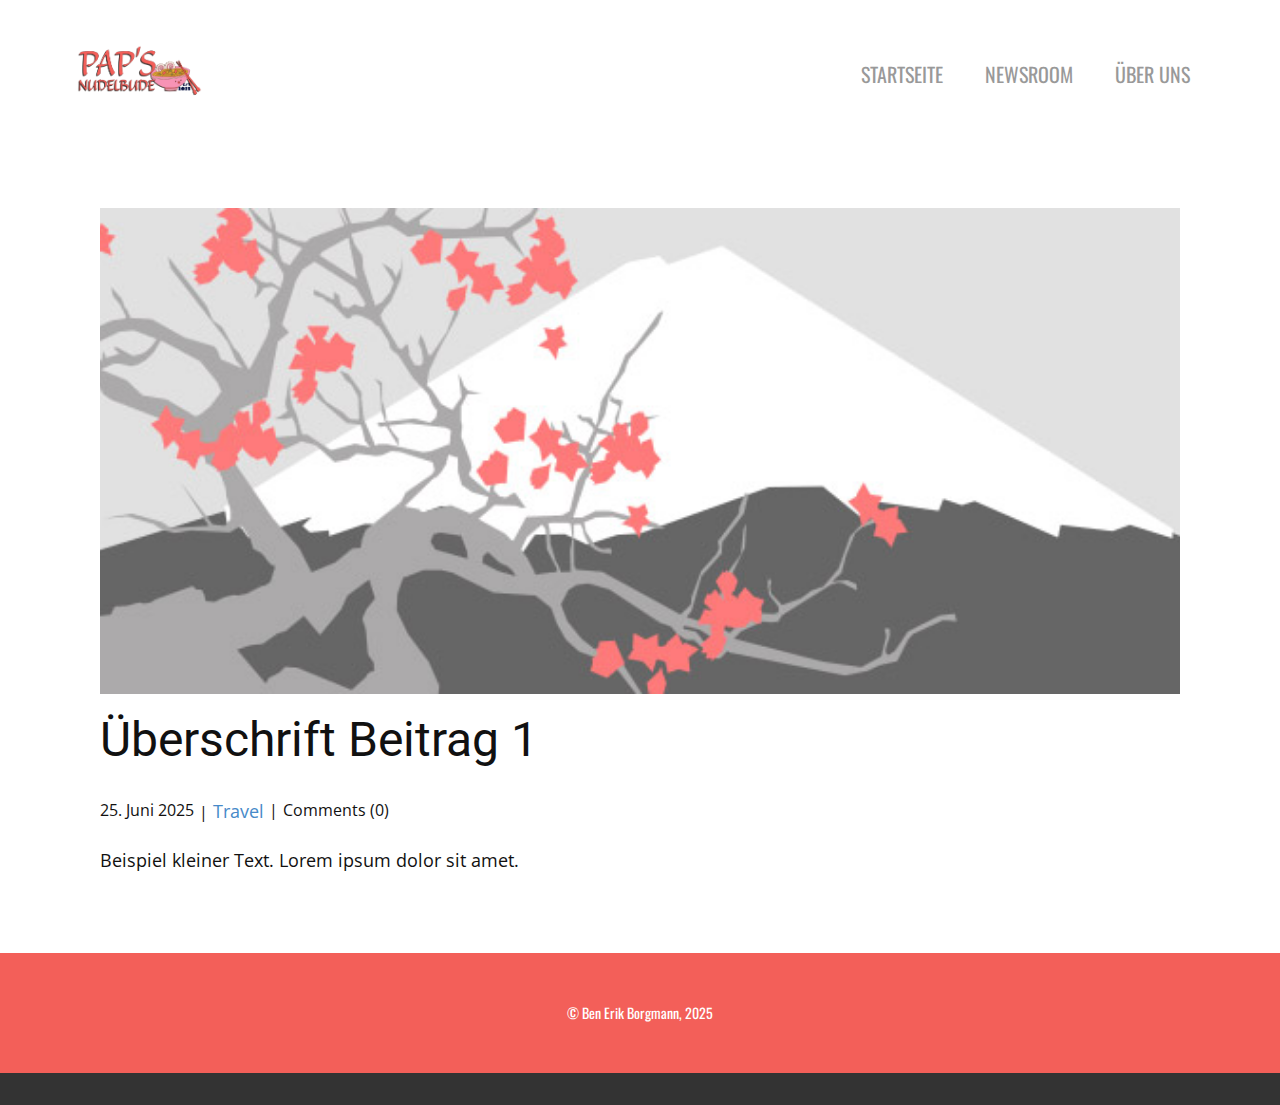
<file: blog/beitrag.html>
<!DOCTYPE html>
<html style="font-size: 16px;" lang="de"><head>
    <meta name="viewport" content="width=device-width, initial-scale=1.0">
    <meta charset="utf-8">
    <meta name="keywords" content="Überschrift Beitrag 1">
    <meta name="description" content="">
    <title>Überschrift Beitrag 1</title>
    <link rel="stylesheet" href="../nicepage.css" media="screen">
<link rel="stylesheet" href="../Post-Template.css" media="screen">
    <script class="u-script" type="text/javascript" src="../jquery.js" defer=""></script>
    <script class="u-script" type="text/javascript" src="../nicepage.js" defer=""></script>
    <meta name="generator" content="Nicepage 7.9.4, nicepage.com">
    
    
    
    <link id="u-theme-google-font" rel="stylesheet" href="https://fonts.googleapis.com/css?family=Roboto:100,100i,300,300i,400,400i,500,500i,700,700i,900,900i|Open+Sans:300,300i,400,400i,500,500i,600,600i,700,700i,800,800i">
    <link id="u-header-footer-google-font" rel="stylesheet" href="https://fonts.googleapis.com/css?family=Oswald:200,300,400,500,600,700">
    <script type="application/ld+json">{
		"@context": "http://schema.org",
		"@type": "Organization",
		"name": "Paps Nudelbude",
		"logo": "images/PN_logo_quadrat_schatten_trans_HD.png"
}</script>
    <meta name="theme-color" content="#478ac9">
  <meta data-intl-tel-input-cdn-path="intlTelInput/"></head>
  <body data-path-to-root="./" data-include-products="false" class="u-body u-xl-mode" data-lang="de"><header class="u-clearfix u-header u-white u-header" id="header"><div class="u-clearfix u-sheet u-valign-middle-lg u-valign-middle-md u-valign-middle-sm u-valign-middle-xs u-sheet-1">
        <a href="#" class="u-image u-logo u-image-1" data-image-width="1273" data-image-height="1273">
          <img src="../images/PN_logo_quadrat_schatten_trans_HD.png" class="u-logo-image u-logo-image-1">
        </a>
        <nav class="u-menu u-menu-one-level u-offcanvas u-menu-1" role="navigation">
          <div class="menu-collapse u-custom-font u-font-oswald" style="font-size: 1.25rem; letter-spacing: 0px; text-transform: uppercase;">
            <a class="u-button-style u-custom-active-border-color u-custom-active-color u-custom-border u-custom-border-color u-custom-borders u-custom-hover-border-color u-custom-hover-color u-custom-left-right-menu-spacing u-custom-padding-bottom u-custom-text-active-color u-custom-text-color u-custom-text-decoration u-custom-text-hover-color u-custom-top-bottom-menu-spacing u-hamburger-link u-nav-link u-text-active-palette-1-base u-text-hover-palette-2-base" href="#" tabindex="-1" aria-label="Open menu" aria-controls="ca77">
              <svg class="u-svg-link" viewBox="0 0 24 24"><use xlink:href="#menu-hamburger"></use></svg>
              <svg class="u-svg-content" version="1.1" id="menu-hamburger" viewBox="0 0 16 16" x="0px" y="0px" xmlns:xlink="http://www.w3.org/1999/xlink" xmlns="http://www.w3.org/2000/svg"><g><rect y="1" width="16" height="2"></rect><rect y="7" width="16" height="2"></rect><rect y="13" width="16" height="2"></rect>
</g></svg>
            </a>
          </div>
          <div class="u-custom-menu u-nav-container">
            <ul role="menubar" class="u-custom-font u-font-oswald u-nav u-spacing-2 u-unstyled u-nav-1"><li role="none" class="u-nav-item"><a role="menuitem" class="u-active-custom-color-1 u-border-2 u-border-active-custom-color-1 u-border-hover-custom-color-1 u-border-no-left u-border-no-right u-border-no-top u-button-style u-hover-custom-color-3 u-nav-link u-text-active-white u-text-grey-40 u-text-hover-white" href="../" style="padding: 10px 20px;">Startseite</a>
</li><li role="none" class="u-nav-item"><a role="menuitem" class="u-active-custom-color-1 u-border-2 u-border-active-custom-color-1 u-border-hover-custom-color-1 u-border-no-left u-border-no-right u-border-no-top u-button-style u-hover-custom-color-3 u-nav-link u-text-active-white u-text-grey-40 u-text-hover-white" href="../Newsroom.html" style="padding: 10px 20px;">Newsroom</a>
</li><li role="none" class="u-nav-item"><a role="menuitem" class="u-active-custom-color-1 u-border-2 u-border-active-custom-color-1 u-border-hover-custom-color-1 u-border-no-left u-border-no-right u-border-no-top u-button-style u-hover-custom-color-3 u-nav-link u-text-active-white u-text-grey-40 u-text-hover-white" href="../Über-uns.html" style="padding: 10px 20px;">Über uns</a>
</li></ul>
          </div>
          <div class="u-custom-menu u-nav-container-collapse" id="ca77" role="region" aria-label="Menu panel">
            <div class="u-black u-container-style u-inner-container-layout u-opacity u-opacity-95 u-sidenav">
              <div class="u-inner-container-layout u-sidenav-overflow">
                <div class="u-menu-close" tabindex="-1" aria-label="Close menu"></div>
                <ul class="u-align-center u-nav u-popupmenu-items u-unstyled u-nav-2" role="menubar"><li role="none" class="u-nav-item"><a role="menuitem" class="u-button-style u-nav-link" href="../">Startseite</a>
</li><li role="none" class="u-nav-item"><a role="menuitem" class="u-button-style u-nav-link" href="../Newsroom.html">Newsroom</a>
</li><li role="none" class="u-nav-item"><a role="menuitem" class="u-button-style u-nav-link" href="../Über-uns.html">Über uns</a>
</li></ul>
              </div>
            </div>
            <div class="u-black u-menu-overlay u-opacity u-opacity-70"></div>
          </div>
        </nav>
      </div></header>
    <section class="u-align-center u-clearfix u-section-1" id="block-1">
      <div class="u-clearfix u-sheet u-valign-middle-md u-valign-middle-sm u-valign-middle-xs u-sheet-1"><!--post_details--><!--post_details_options_json--><!--{"source":""}--><!--/post_details_options_json--><!--blog_post-->
        <div class="u-container-style u-expanded-width u-post-details u-post-details-1">
          <div class="u-container-layout u-valign-middle u-container-layout-1"><!--blog_post_image-->
            <img alt="" class="u-blog-control u-expanded-width u-image u-image-default u-image-1" src="../images/0fd3416c.jpeg"><!--/blog_post_image--><!--blog_post_header-->
            <h2 class="u-blog-control u-text u-text-1">Überschrift Beitrag 1</h2><!--/blog_post_header--><!--blog_post_metadata-->
            <div class="u-blog-control u-metadata u-metadata-1"><!--blog_post_metadata_date--><span class="u-meta-date u-meta-icon">25. Juni 2025</span><!--/blog_post_metadata_date--><!--blog_post_metadata_category--><span class="u-meta-category u-meta-icon"><a href="../blog/blog.html#/blog-1///2">Travel</a></span><!--/blog_post_metadata_category--><!--blog_post_metadata_comments--><span class="u-meta-comments u-meta-icon"><!--blog_post_metadata_comments_content-->Comments (0)<!--/blog_post_metadata_comments_content--></span><!--/blog_post_metadata_comments-->
            </div><!--/blog_post_metadata--><!--blog_post_content-->
            <div class="u-align-justify u-blog-control u-post-content u-text u-text-2 fr-view">
  <p>Beispiel kleiner Text. Lorem ipsum dolor sit amet.</p>
  </div><!--/blog_post_content-->
          </div>
        </div><!--/blog_post--><!--/post_details-->
      </div>
    </section>
    
    
    
    <footer class="u-align-center u-clearfix u-container-align-center u-custom-color-1 u-footer u-footer" id="footer"><div class="u-clearfix u-sheet u-valign-middle u-sheet-1">
        <p class="u-custom-font u-font-oswald u-small-text u-text u-text-variant u-text-1">© Ben Erik Borgmann, 2025<br>
        </p>
      </div></footer>
    <section class="u-backlink u-clearfix u-grey-80"></section>
  
</body></html>
</file>
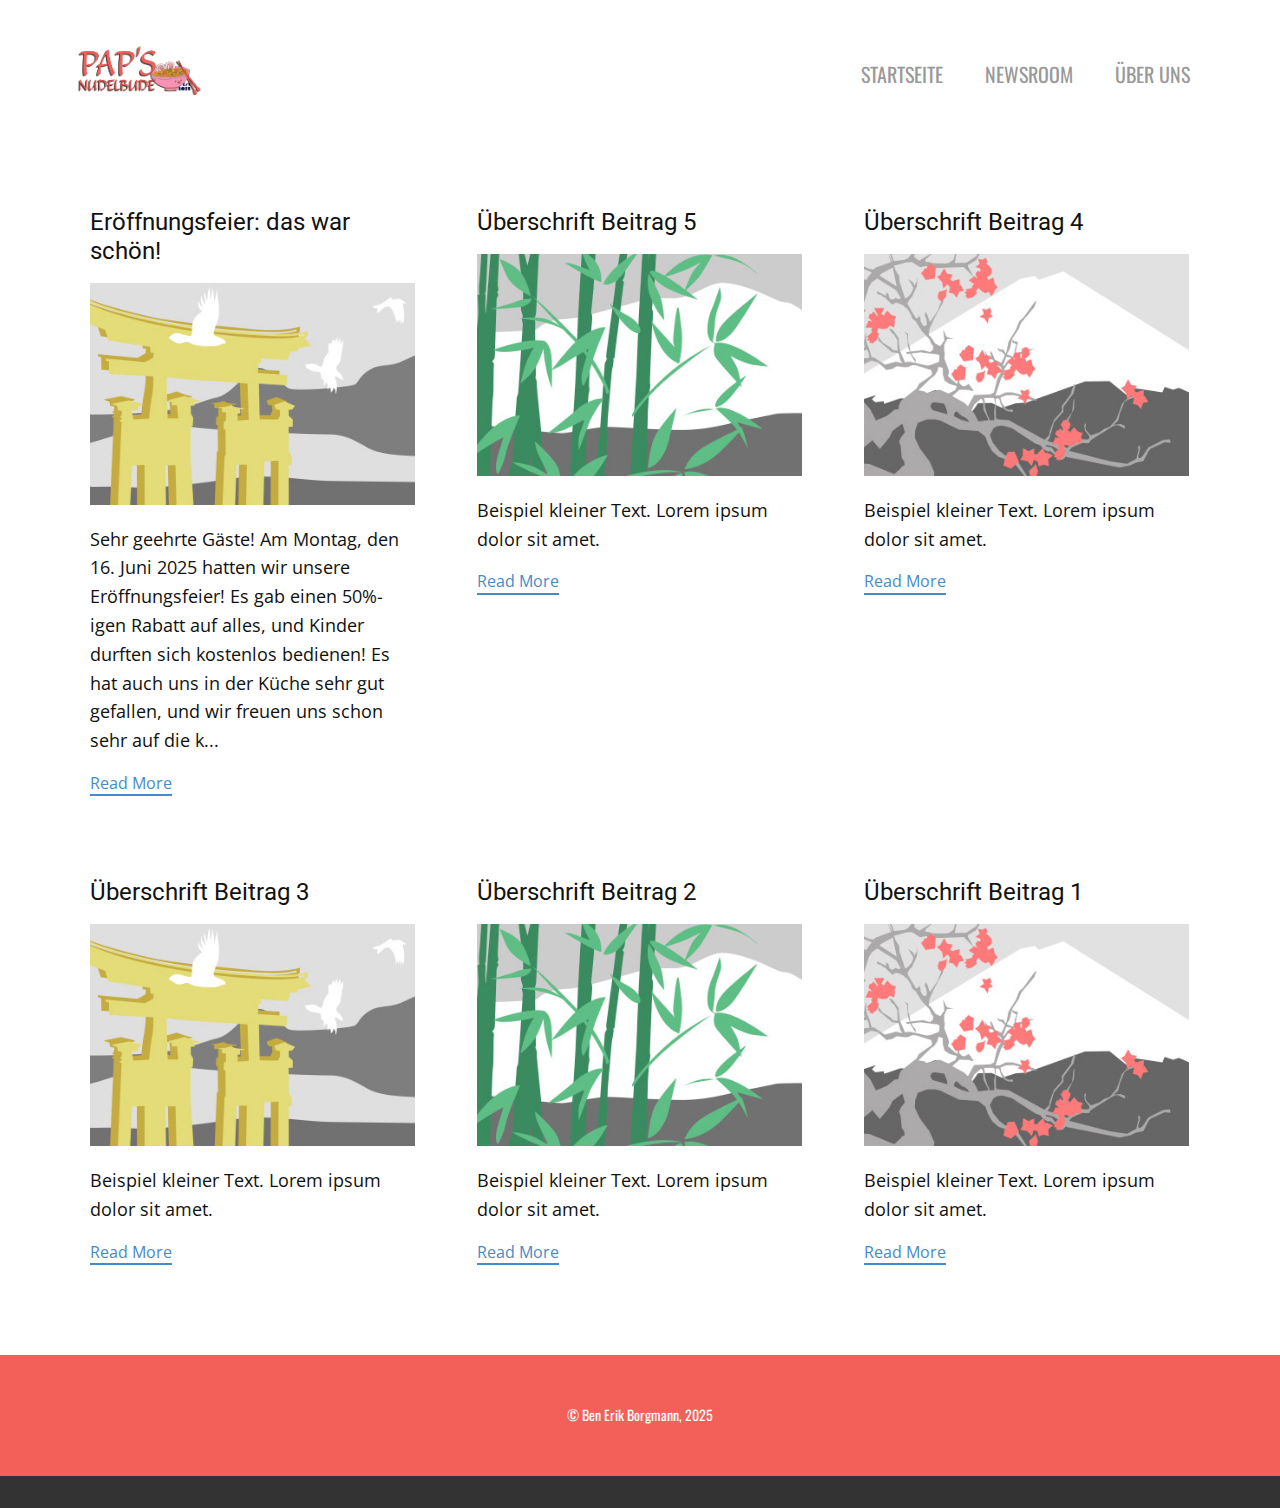
<file: blog/blog.html>
<!DOCTYPE html>
<html style="font-size: 16px;" lang="de"><head>
    <meta name="viewport" content="width=device-width, initial-scale=1.0">
    <meta charset="utf-8">
    <meta name="keywords" content="">
    <meta name="description" content="">
    <title>Blog</title>
    <link rel="stylesheet" href="../nicepage.css" media="screen">
<link rel="stylesheet" href="../Blog-Template.css" media="screen">
    <script class="u-script" type="text/javascript" src="../jquery.js" defer=""></script>
    <script class="u-script" type="text/javascript" src="../nicepage.js" defer=""></script>
    <meta name="generator" content="Nicepage 7.9.4, nicepage.com">
    
    
    
    <link id="u-theme-google-font" rel="stylesheet" href="https://fonts.googleapis.com/css?family=Roboto:100,100i,300,300i,400,400i,500,500i,700,700i,900,900i|Open+Sans:300,300i,400,400i,500,500i,600,600i,700,700i,800,800i">
    <link id="u-header-footer-google-font" rel="stylesheet" href="https://fonts.googleapis.com/css?family=Oswald:200,300,400,500,600,700">
    <script type="application/ld+json">{
		"@context": "http://schema.org",
		"@type": "Organization",
		"name": "Paps Nudelbude",
		"logo": "images/PN_logo_quadrat_schatten_trans_HD.png"
}</script>
    <meta name="theme-color" content="#478ac9">
  <meta data-intl-tel-input-cdn-path="intlTelInput/"></head>
  <body data-path-to-root="../" data-include-products="false" class="u-body u-xl-mode" data-lang="de"><header class="u-clearfix u-header u-white u-header" id="header"><div class="u-clearfix u-sheet u-valign-middle-lg u-valign-middle-md u-valign-middle-sm u-valign-middle-xs u-sheet-1">
        <a href="#" class="u-image u-logo u-image-1" data-image-width="1273" data-image-height="1273">
          <img src="../images/PN_logo_quadrat_schatten_trans_HD.png" class="u-logo-image u-logo-image-1">
        </a>
        <nav class="u-menu u-menu-one-level u-offcanvas u-menu-1" role="navigation">
          <div class="menu-collapse u-custom-font u-font-oswald" style="font-size: 1.25rem; letter-spacing: 0px; text-transform: uppercase;">
            <a class="u-button-style u-custom-active-border-color u-custom-active-color u-custom-border u-custom-border-color u-custom-borders u-custom-hover-border-color u-custom-hover-color u-custom-left-right-menu-spacing u-custom-padding-bottom u-custom-text-active-color u-custom-text-color u-custom-text-decoration u-custom-text-hover-color u-custom-top-bottom-menu-spacing u-hamburger-link u-nav-link u-text-active-palette-1-base u-text-hover-palette-2-base" href="#" tabindex="-1" aria-label="Open menu" aria-controls="ca77">
              <svg class="u-svg-link" viewBox="0 0 24 24"><use xlink:href="#menu-hamburger"></use></svg>
              <svg class="u-svg-content" version="1.1" id="menu-hamburger" viewBox="0 0 16 16" x="0px" y="0px" xmlns:xlink="http://www.w3.org/1999/xlink" xmlns="http://www.w3.org/2000/svg"><g><rect y="1" width="16" height="2"></rect><rect y="7" width="16" height="2"></rect><rect y="13" width="16" height="2"></rect>
</g></svg>
            </a>
          </div>
          <div class="u-custom-menu u-nav-container">
            <ul role="menubar" class="u-custom-font u-font-oswald u-nav u-spacing-2 u-unstyled u-nav-1"><li role="none" class="u-nav-item"><a role="menuitem" class="u-active-custom-color-1 u-border-2 u-border-active-custom-color-1 u-border-hover-custom-color-1 u-border-no-left u-border-no-right u-border-no-top u-button-style u-hover-custom-color-3 u-nav-link u-text-active-white u-text-grey-40 u-text-hover-white" href="../" style="padding: 10px 20px;">Startseite</a>
</li><li role="none" class="u-nav-item"><a role="menuitem" class="u-active-custom-color-1 u-border-2 u-border-active-custom-color-1 u-border-hover-custom-color-1 u-border-no-left u-border-no-right u-border-no-top u-button-style u-hover-custom-color-3 u-nav-link u-text-active-white u-text-grey-40 u-text-hover-white" href="../Newsroom.html" style="padding: 10px 20px;">Newsroom</a>
</li><li role="none" class="u-nav-item"><a role="menuitem" class="u-active-custom-color-1 u-border-2 u-border-active-custom-color-1 u-border-hover-custom-color-1 u-border-no-left u-border-no-right u-border-no-top u-button-style u-hover-custom-color-3 u-nav-link u-text-active-white u-text-grey-40 u-text-hover-white" href="../Über-uns.html" style="padding: 10px 20px;">Über uns</a>
</li></ul>
          </div>
          <div class="u-custom-menu u-nav-container-collapse" id="ca77" role="region" aria-label="Menu panel">
            <div class="u-black u-container-style u-inner-container-layout u-opacity u-opacity-95 u-sidenav">
              <div class="u-inner-container-layout u-sidenav-overflow">
                <div class="u-menu-close" tabindex="-1" aria-label="Close menu"></div>
                <ul class="u-align-center u-nav u-popupmenu-items u-unstyled u-nav-2" role="menubar"><li role="none" class="u-nav-item"><a role="menuitem" class="u-button-style u-nav-link" href="../">Startseite</a>
</li><li role="none" class="u-nav-item"><a role="menuitem" class="u-button-style u-nav-link" href="../Newsroom.html">Newsroom</a>
</li><li role="none" class="u-nav-item"><a role="menuitem" class="u-button-style u-nav-link" href="../Über-uns.html">Über uns</a>
</li></ul>
              </div>
            </div>
            <div class="u-black u-menu-overlay u-opacity u-opacity-70"></div>
          </div>
        </nav>
      </div></header>
    <section class="u-clearfix u-section-1" id="block-1">
      <div class="u-clearfix u-sheet u-valign-middle u-sheet-1"><!--blog--><!--blog_options_json--><!--{"type":"Recent","source":"","tags":"","count":""}--><!--/blog_options_json-->
        <div class="u-blog u-expanded-width u-repeater u-repeater-1" data-blog-id="blog-1"><!--blog_post-->
          <div class="u-blog-post u-container-style u-repeater-item u-white u-repeater-item-1">
            <div class="u-container-layout u-similar-container u-valign-top u-container-layout-1"><!--blog_post_header-->
              <h4 class="u-blog-control u-text u-text-1">
                <a class="u-post-header-link" href="../blog/eröffnungsfeier-das-war-schön.html">Eröffnungsfeier: das war schön!</a>
              </h4><!--/blog_post_header--><!--blog_post_image-->
              <img alt="" class="u-blog-control u-expanded-width u-image u-image-default u-image-1" src="../images/8ad73f3c.jpeg" data-href="../blog/eröffnungsfeier-das-war-schön.html"><!--/blog_post_image--><!--blog_post_content-->
              <div class="u-blog-control u-post-content u-text u-text-2 fr-view">Sehr geehrte Gäste! Am Montag, den 16. Juni 2025 hatten wir unsere Eröffnungsfeier! Es gab einen 50%-igen Rabatt auf alles, und Kinder durften sich kostenlos bedienen! Es hat auch uns in der Küche sehr gut gefallen, und wir freuen uns schon sehr auf die k...</div><!--/blog_post_content--><!--blog_post_readmore-->
              <a href="../blog/eröffnungsfeier-das-war-schön.html" class="u-blog-control u-border-2 u-border-palette-1-base u-btn u-btn-rectangle u-button-style u-none u-btn-1"><!--blog_post_readmore_content--><!--options_json--><!--{"content":"Read More","defaultValue":"Mehr erfahren"}--><!--/options_json-->Read More<!--/blog_post_readmore_content--></a><!--/blog_post_readmore-->
            </div>
          </div><div class="u-blog-post u-container-style u-repeater-item u-video-cover u-white">
            <div class="u-container-layout u-similar-container u-valign-top u-container-layout-2"><!--blog_post_header-->
              <h4 class="u-blog-control u-text u-text-3">
                <a class="u-post-header-link" href="../blog/beitrag-4.html">Überschrift Beitrag 5</a>
              </h4><!--/blog_post_header--><!--blog_post_image-->
              <img alt="" class="u-blog-control u-expanded-width u-image u-image-default u-image-2" src="../images/68f64b9d.jpeg" data-href="../blog/beitrag-4.html"><!--/blog_post_image--><!--blog_post_content-->
              <div class="u-blog-control u-post-content u-text u-text-4 fr-view">Beispiel kleiner Text. Lorem ipsum dolor sit amet.</div><!--/blog_post_content--><!--blog_post_readmore-->
              <a href="../blog/beitrag-4.html" class="u-blog-control u-border-2 u-border-palette-1-base u-btn u-btn-rectangle u-button-style u-none u-btn-2"><!--blog_post_readmore_content--><!--options_json--><!--{"content":"Read More","defaultValue":"Mehr erfahren"}--><!--/options_json-->Read More<!--/blog_post_readmore_content--></a><!--/blog_post_readmore-->
            </div>
          </div><div class="u-blog-post u-container-style u-repeater-item u-video-cover u-white">
            <div class="u-container-layout u-similar-container u-valign-top u-container-layout-3"><!--blog_post_header-->
              <h4 class="u-blog-control u-text u-text-5">
                <a class="u-post-header-link" href="../blog/beitrag-3.html">Überschrift Beitrag 4</a>
              </h4><!--/blog_post_header--><!--blog_post_image-->
              <img alt="" class="u-blog-control u-expanded-width u-image u-image-default u-image-3" src="../images/0fd3416c.jpeg" data-href="../blog/beitrag-3.html"><!--/blog_post_image--><!--blog_post_content-->
              <div class="u-blog-control u-post-content u-text u-text-6 fr-view">Beispiel kleiner Text. Lorem ipsum dolor sit amet.</div><!--/blog_post_content--><!--blog_post_readmore-->
              <a href="../blog/beitrag-3.html" class="u-blog-control u-border-2 u-border-palette-1-base u-btn u-btn-rectangle u-button-style u-none u-btn-3"><!--blog_post_readmore_content--><!--options_json--><!--{"content":"Read More","defaultValue":"Mehr erfahren"}--><!--/options_json-->Read More<!--/blog_post_readmore_content--></a><!--/blog_post_readmore-->
            </div>
          </div><div class="u-blog-post u-container-style u-repeater-item u-white u-repeater-item-1">
            <div class="u-container-layout u-similar-container u-valign-top u-container-layout-1"><!--blog_post_header-->
              <h4 class="u-blog-control u-text u-text-1">
                <a class="u-post-header-link" href="../blog/beitrag-2.html">Überschrift Beitrag 3</a>
              </h4><!--/blog_post_header--><!--blog_post_image-->
              <img alt="" class="u-blog-control u-expanded-width u-image u-image-default u-image-1" src="../images/8ad73f3c.jpeg" data-href="../blog/beitrag-2.html"><!--/blog_post_image--><!--blog_post_content-->
              <div class="u-blog-control u-post-content u-text u-text-2 fr-view">Beispiel kleiner Text. Lorem ipsum dolor sit amet.</div><!--/blog_post_content--><!--blog_post_readmore-->
              <a href="../blog/beitrag-2.html" class="u-blog-control u-border-2 u-border-palette-1-base u-btn u-btn-rectangle u-button-style u-none u-btn-1"><!--blog_post_readmore_content--><!--options_json--><!--{"content":"Read More","defaultValue":"Mehr erfahren"}--><!--/options_json-->Read More<!--/blog_post_readmore_content--></a><!--/blog_post_readmore-->
            </div>
          </div><div class="u-blog-post u-container-style u-repeater-item u-video-cover u-white">
            <div class="u-container-layout u-similar-container u-valign-top u-container-layout-2"><!--blog_post_header-->
              <h4 class="u-blog-control u-text u-text-3">
                <a class="u-post-header-link" href="../blog/beitrag-1.html">Überschrift Beitrag 2</a>
              </h4><!--/blog_post_header--><!--blog_post_image-->
              <img alt="" class="u-blog-control u-expanded-width u-image u-image-default u-image-2" src="../images/68f64b9d.jpeg" data-href="../blog/beitrag-1.html"><!--/blog_post_image--><!--blog_post_content-->
              <div class="u-blog-control u-post-content u-text u-text-4 fr-view">Beispiel kleiner Text. Lorem ipsum dolor sit amet.</div><!--/blog_post_content--><!--blog_post_readmore-->
              <a href="../blog/beitrag-1.html" class="u-blog-control u-border-2 u-border-palette-1-base u-btn u-btn-rectangle u-button-style u-none u-btn-2"><!--blog_post_readmore_content--><!--options_json--><!--{"content":"Read More","defaultValue":"Mehr erfahren"}--><!--/options_json-->Read More<!--/blog_post_readmore_content--></a><!--/blog_post_readmore-->
            </div>
          </div><div class="u-blog-post u-container-style u-repeater-item u-video-cover u-white">
            <div class="u-container-layout u-similar-container u-valign-top u-container-layout-3"><!--blog_post_header-->
              <h4 class="u-blog-control u-text u-text-5">
                <a class="u-post-header-link" href="../blog/beitrag.html">Überschrift Beitrag 1</a>
              </h4><!--/blog_post_header--><!--blog_post_image-->
              <img alt="" class="u-blog-control u-expanded-width u-image u-image-default u-image-3" src="../images/0fd3416c.jpeg" data-href="../blog/beitrag.html"><!--/blog_post_image--><!--blog_post_content-->
              <div class="u-blog-control u-post-content u-text u-text-6 fr-view">Beispiel kleiner Text. Lorem ipsum dolor sit amet.</div><!--/blog_post_content--><!--blog_post_readmore-->
              <a href="../blog/beitrag.html" class="u-blog-control u-border-2 u-border-palette-1-base u-btn u-btn-rectangle u-button-style u-none u-btn-3"><!--blog_post_readmore_content--><!--options_json--><!--{"content":"Read More","defaultValue":"Mehr erfahren"}--><!--/options_json-->Read More<!--/blog_post_readmore_content--></a><!--/blog_post_readmore-->
            </div>
          </div><!--/blog_post--><!--blog_post-->
          <!--/blog_post--><!--blog_post-->
          <!--/blog_post-->
        </div><!--/blog-->
      </div>
    </section>
    
    
    
    <footer class="u-align-center u-clearfix u-container-align-center u-custom-color-1 u-footer u-footer" id="footer"><div class="u-clearfix u-sheet u-valign-middle u-sheet-1">
        <p class="u-custom-font u-font-oswald u-small-text u-text u-text-variant u-text-1">© Ben Erik Borgmann, 2025<br>
        </p>
      </div></footer>
    <section class="u-backlink u-clearfix u-grey-80"></section>
  
</body></html>
</file>
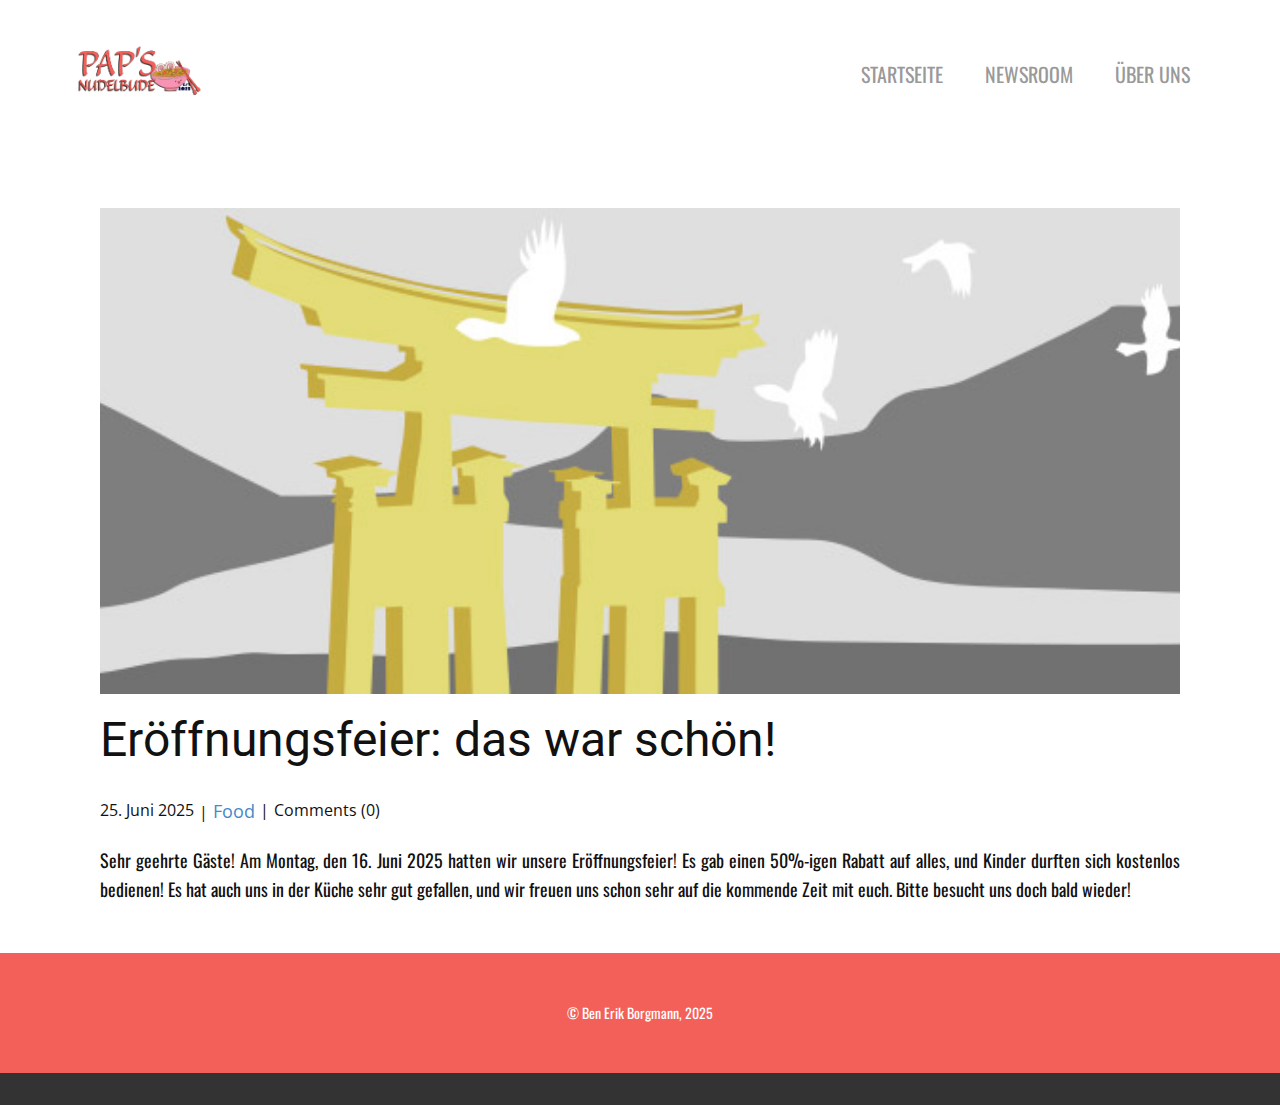
<file: blog/eröffnungsfeier-das-war-schön.html>
<!DOCTYPE html>
<html style="font-size: 16px;" lang="de"><head>
    <meta name="viewport" content="width=device-width, initial-scale=1.0">
    <meta charset="utf-8">
    <meta name="keywords" content="Überschrift Beitrag 1">
    <meta name="description" content="">
    <title>Eröffnungsfeier: das war schön!</title>
    <link rel="stylesheet" href="../nicepage.css" media="screen">
<link rel="stylesheet" href="../Post-Template.css" media="screen">
    <script class="u-script" type="text/javascript" src="../jquery.js" defer=""></script>
    <script class="u-script" type="text/javascript" src="../nicepage.js" defer=""></script>
    <meta name="generator" content="Nicepage 7.9.4, nicepage.com">
    
    
    
    <link id="u-theme-google-font" rel="stylesheet" href="https://fonts.googleapis.com/css?family=Roboto:100,100i,300,300i,400,400i,500,500i,700,700i,900,900i|Open+Sans:300,300i,400,400i,500,500i,600,600i,700,700i,800,800i">
    <link id="u-header-footer-google-font" rel="stylesheet" href="https://fonts.googleapis.com/css?family=Oswald:200,300,400,500,600,700">
    <script type="application/ld+json">{
		"@context": "http://schema.org",
		"@type": "Organization",
		"name": "Paps Nudelbude",
		"logo": "images/PN_logo_quadrat_schatten_trans_HD.png"
}</script>
    <meta name="theme-color" content="#478ac9">
  <meta data-intl-tel-input-cdn-path="intlTelInput/"></head>
  <body data-path-to-root="./" data-include-products="false" class="u-body u-xl-mode" data-lang="de"><header class="u-clearfix u-header u-white u-header" id="header"><div class="u-clearfix u-sheet u-valign-middle-lg u-valign-middle-md u-valign-middle-sm u-valign-middle-xs u-sheet-1">
        <a href="#" class="u-image u-logo u-image-1" data-image-width="1273" data-image-height="1273">
          <img src="../images/PN_logo_quadrat_schatten_trans_HD.png" class="u-logo-image u-logo-image-1">
        </a>
        <nav class="u-menu u-menu-one-level u-offcanvas u-menu-1" role="navigation">
          <div class="menu-collapse u-custom-font u-font-oswald" style="font-size: 1.25rem; letter-spacing: 0px; text-transform: uppercase;">
            <a class="u-button-style u-custom-active-border-color u-custom-active-color u-custom-border u-custom-border-color u-custom-borders u-custom-hover-border-color u-custom-hover-color u-custom-left-right-menu-spacing u-custom-padding-bottom u-custom-text-active-color u-custom-text-color u-custom-text-decoration u-custom-text-hover-color u-custom-top-bottom-menu-spacing u-hamburger-link u-nav-link u-text-active-palette-1-base u-text-hover-palette-2-base" href="#" tabindex="-1" aria-label="Open menu" aria-controls="ca77">
              <svg class="u-svg-link" viewBox="0 0 24 24"><use xlink:href="#menu-hamburger"></use></svg>
              <svg class="u-svg-content" version="1.1" id="menu-hamburger" viewBox="0 0 16 16" x="0px" y="0px" xmlns:xlink="http://www.w3.org/1999/xlink" xmlns="http://www.w3.org/2000/svg"><g><rect y="1" width="16" height="2"></rect><rect y="7" width="16" height="2"></rect><rect y="13" width="16" height="2"></rect>
</g></svg>
            </a>
          </div>
          <div class="u-custom-menu u-nav-container">
            <ul role="menubar" class="u-custom-font u-font-oswald u-nav u-spacing-2 u-unstyled u-nav-1"><li role="none" class="u-nav-item"><a role="menuitem" class="u-active-custom-color-1 u-border-2 u-border-active-custom-color-1 u-border-hover-custom-color-1 u-border-no-left u-border-no-right u-border-no-top u-button-style u-hover-custom-color-3 u-nav-link u-text-active-white u-text-grey-40 u-text-hover-white" href="../" style="padding: 10px 20px;">Startseite</a>
</li><li role="none" class="u-nav-item"><a role="menuitem" class="u-active-custom-color-1 u-border-2 u-border-active-custom-color-1 u-border-hover-custom-color-1 u-border-no-left u-border-no-right u-border-no-top u-button-style u-hover-custom-color-3 u-nav-link u-text-active-white u-text-grey-40 u-text-hover-white" href="../Newsroom.html" style="padding: 10px 20px;">Newsroom</a>
</li><li role="none" class="u-nav-item"><a role="menuitem" class="u-active-custom-color-1 u-border-2 u-border-active-custom-color-1 u-border-hover-custom-color-1 u-border-no-left u-border-no-right u-border-no-top u-button-style u-hover-custom-color-3 u-nav-link u-text-active-white u-text-grey-40 u-text-hover-white" href="../Über-uns.html" style="padding: 10px 20px;">Über uns</a>
</li></ul>
          </div>
          <div class="u-custom-menu u-nav-container-collapse" id="ca77" role="region" aria-label="Menu panel">
            <div class="u-black u-container-style u-inner-container-layout u-opacity u-opacity-95 u-sidenav">
              <div class="u-inner-container-layout u-sidenav-overflow">
                <div class="u-menu-close" tabindex="-1" aria-label="Close menu"></div>
                <ul class="u-align-center u-nav u-popupmenu-items u-unstyled u-nav-2" role="menubar"><li role="none" class="u-nav-item"><a role="menuitem" class="u-button-style u-nav-link" href="../">Startseite</a>
</li><li role="none" class="u-nav-item"><a role="menuitem" class="u-button-style u-nav-link" href="../Newsroom.html">Newsroom</a>
</li><li role="none" class="u-nav-item"><a role="menuitem" class="u-button-style u-nav-link" href="../Über-uns.html">Über uns</a>
</li></ul>
              </div>
            </div>
            <div class="u-black u-menu-overlay u-opacity u-opacity-70"></div>
          </div>
        </nav>
      </div></header>
    <section class="u-align-center u-clearfix u-section-1" id="block-1">
      <div class="u-clearfix u-sheet u-valign-middle-md u-valign-middle-sm u-valign-middle-xs u-sheet-1"><!--post_details--><!--post_details_options_json--><!--{"source":""}--><!--/post_details_options_json--><!--blog_post-->
        <div class="u-container-style u-expanded-width u-post-details u-post-details-1">
          <div class="u-container-layout u-valign-middle u-container-layout-1"><!--blog_post_image-->
            <img alt="" class="u-blog-control u-expanded-width u-image u-image-default u-image-1" src="../images/8ad73f3c.jpeg"><!--/blog_post_image--><!--blog_post_header-->
            <h2 class="u-blog-control u-text u-text-1">Eröffnungsfeier: das war schön!</h2><!--/blog_post_header--><!--blog_post_metadata-->
            <div class="u-blog-control u-metadata u-metadata-1"><!--blog_post_metadata_date--><span class="u-meta-date u-meta-icon">25. Juni 2025</span><!--/blog_post_metadata_date--><!--blog_post_metadata_category--><span class="u-meta-category u-meta-icon"><a href="../blog/blog.html#/blog-1///1">Food</a></span><!--/blog_post_metadata_category--><!--blog_post_metadata_comments--><span class="u-meta-comments u-meta-icon"><!--blog_post_metadata_comments_content-->Comments (0)<!--/blog_post_metadata_comments_content--></span><!--/blog_post_metadata_comments-->
            </div><!--/blog_post_metadata--><!--blog_post_content-->
            <div class="u-align-justify u-blog-control u-post-content u-text u-text-2 fr-view"><p><span class="u-custom-font u-font-oswald">Sehr geehrte Gäste! Am Montag, den 16. Juni 2025 hatten wir unsere Eröffnungsfeier! Es gab einen 50%-igen Rabatt auf alles, und Kinder durften sich kostenlos bedienen! Es hat auch uns in der Küche sehr gut gefallen, und wir freuen uns schon sehr auf die kommende Zeit mit euch. Bitte besucht uns doch bald wieder!</span> </p></div><!--/blog_post_content-->
          </div>
        </div><!--/blog_post--><!--/post_details-->
      </div>
    </section>
    
    
    
    <footer class="u-align-center u-clearfix u-container-align-center u-custom-color-1 u-footer u-footer" id="footer"><div class="u-clearfix u-sheet u-valign-middle u-sheet-1">
        <p class="u-custom-font u-font-oswald u-small-text u-text u-text-variant u-text-1">© Ben Erik Borgmann, 2025<br>
        </p>
      </div></footer>
    <section class="u-backlink u-clearfix u-grey-80"></section>
  
</body></html>
</file>
